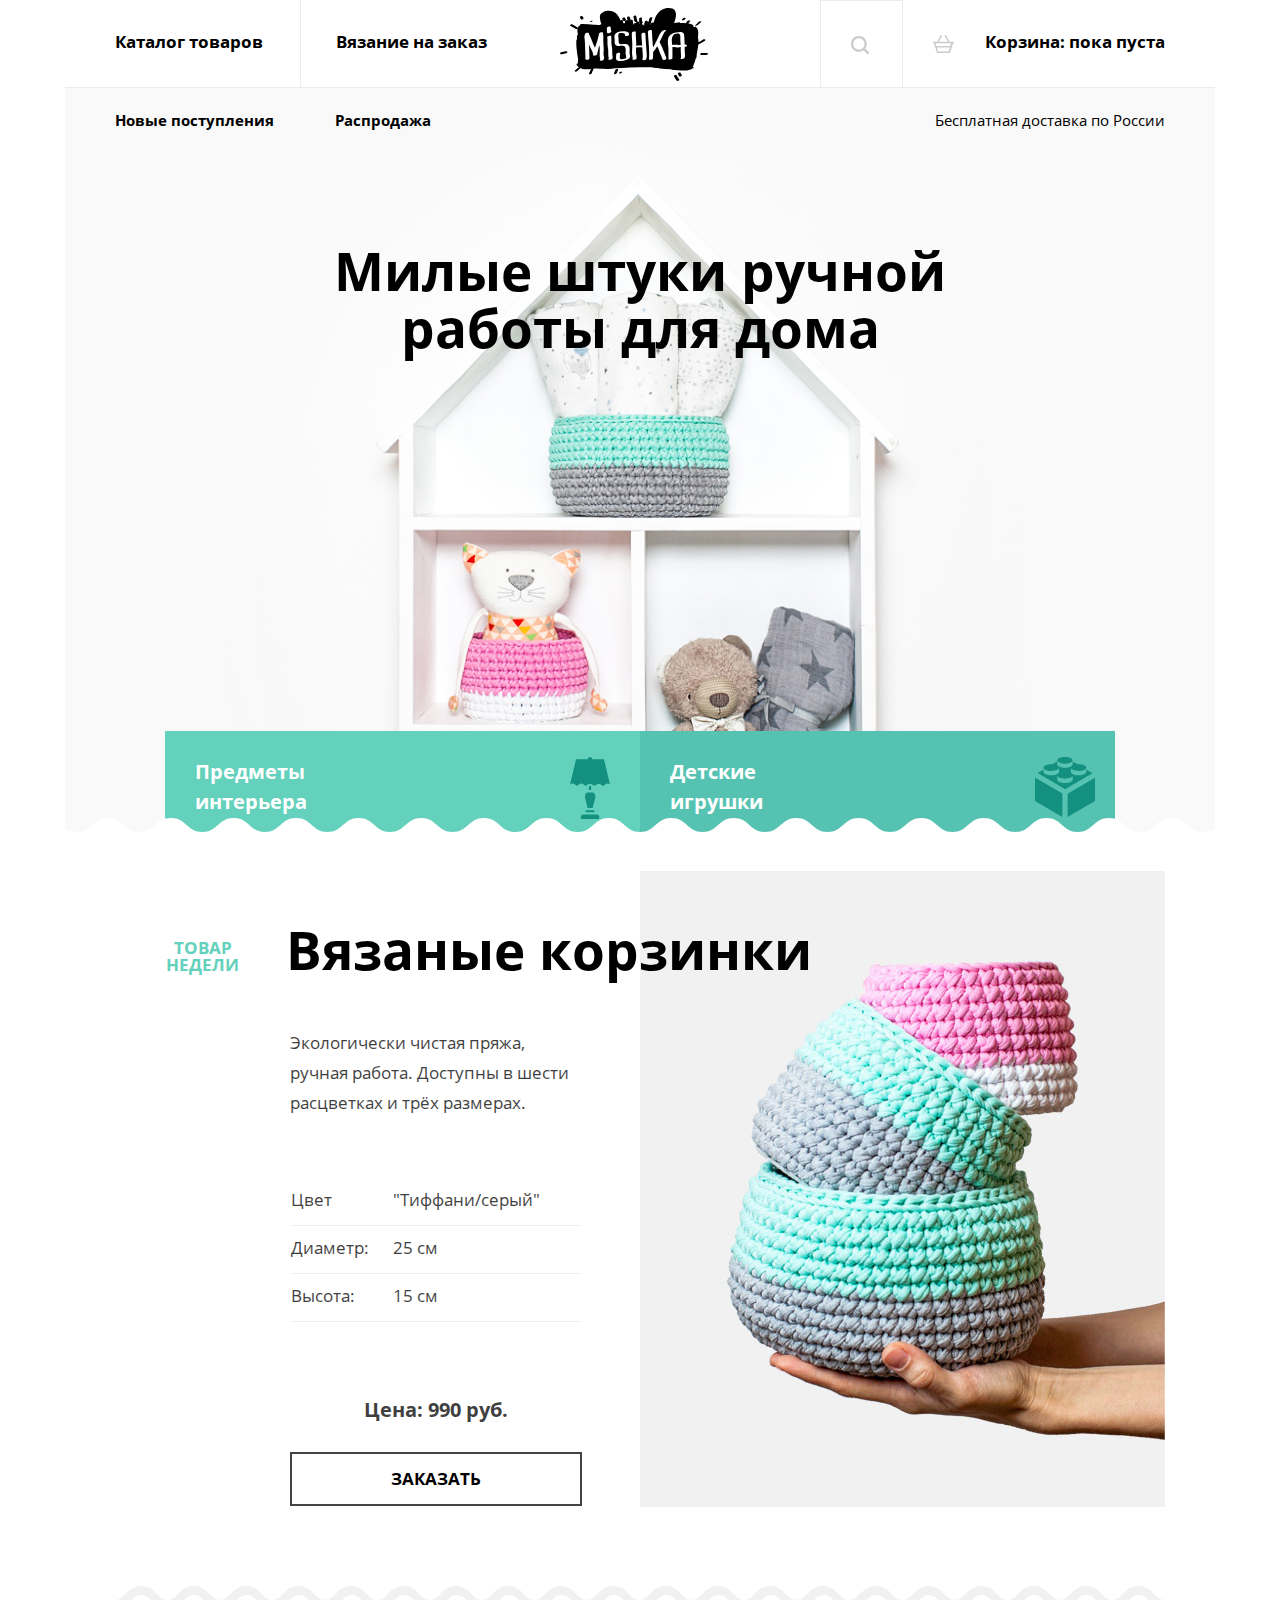
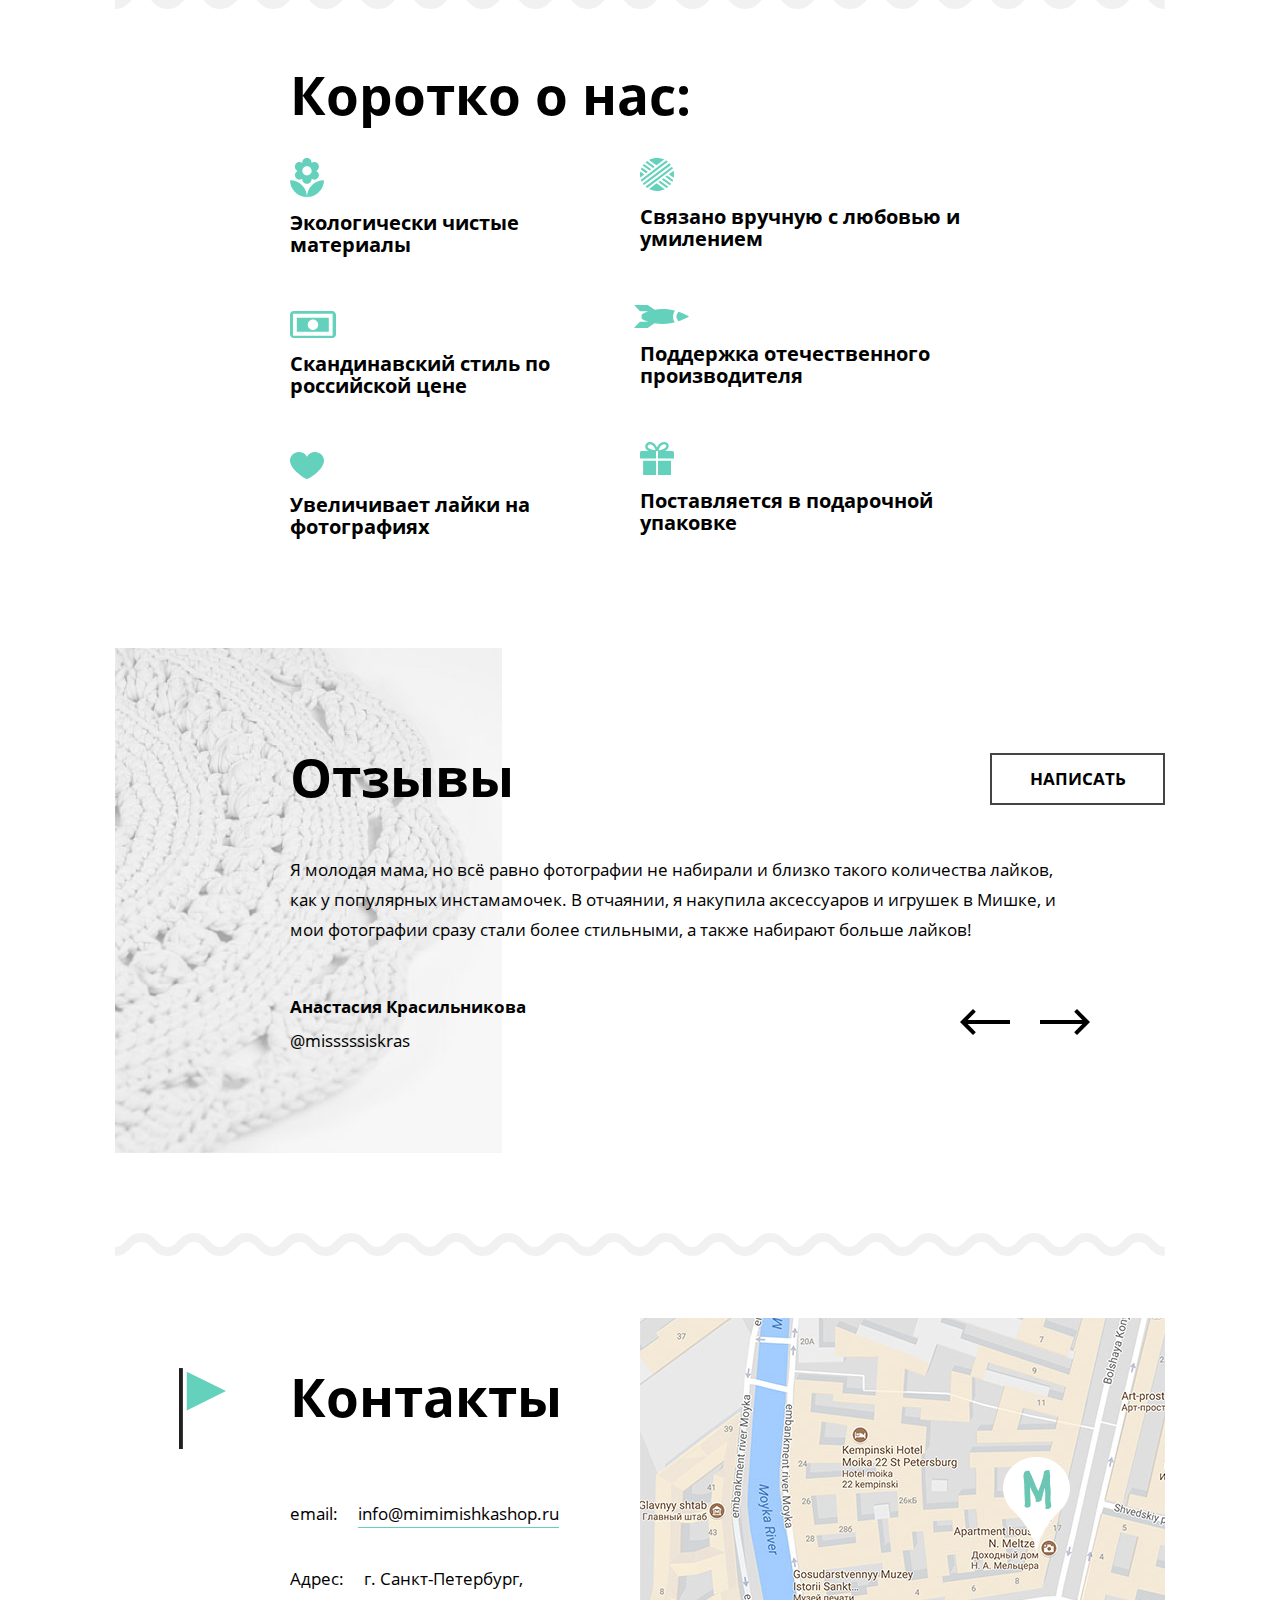
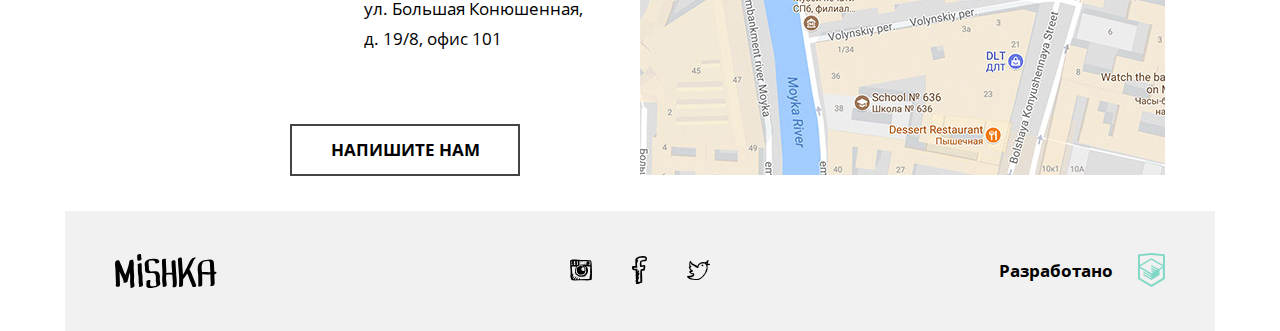
<file: index.html>
<!DOCTYPE html>
<html class="page">
    <head class="page__head">
        <meta charset="utf-8">
        <link rel="stylesheet" href="css/style.css">
        <title>Mishka</title>
    </head>
    <body class="page__body">
        <header class="header">
            <nav class="main-nav main-nav--close main-nav--nojs">
                <ul class="main-nav__list">                    
                    <li class="main-nav__item main-nav__item--catalog main-nav__item--hide">
                        <a class="main-nav__link" href="catalog.html">Каталог товаров</a>
                    </li>
                    <li class="main-nav__item main-nav__item--order main-nav__item--hide">
                        <a class="main-nav__link" href="form.html">Вязание на заказ</a>
                    </li>
                    <li class="main-nav__item main-nav__item--logo">
                        <a class="main-nav__link main-nav__link--logo" href="#">
                            <picture>
                                <source media="(min-width: 1200px)" srcset="img/logo-desktop.svg">
                                <source media="(min-width: 768px)" srcset="img/logo-tablet.svg">
                                <img src="img/logo-mobile.svg" alt="Mishka">
                            </picture>
                        </a>
                        <button class="main-nav__toggle button" type="button">
                            <span class="visually-hidden">Открыть меню</span>
                        </button>
                    </li>
                    <li class="main-nav__item main-nav__item--search main-nav__item--hide">
                        <a class="main-nav__link" href="#">
                            <svg class="main-nav__img" viewBox="0 0 18 18"  width="18" height="18">
                                <use xlink:href="sprite.svg#icon-search"></use>
                            </svg>
                            <span class="main-nav__span--search">
                                Поиск по сайту
                            </span>
                        </a>
                    </li>
                    <li class="main-nav__item main-nav__item--basket main-nav__item--hide">
                        <a class="main-nav__link" href="#">
                            <svg class="main-nav__img" width="21" height="18" viewBox="0 0 21 18">
                                <use xlink:href="sprite.svg#icon-basket"></use>
                            </svg>
                            Корзина: пока пуста
                        </a>
                    </li>
                    <li class="main-nav__item main-nav__item--new main-nav__item--mobile main-nav__item--table">
                        <a class="main-nav__link" href="#">Новые поступления</a>
                    </li>
                    <li class="main-nav__item main-nav__item--sale main-nav__item--mobile main-nav__item--table">
                        <a class="main-nav__link" href="#">Распродажа</a>
                    </li>
                    <li class="main-nav__item main-nav__item--delivery main-nav__item--mobile main-nav__item--fall-out-table">
                        <a class="main-nav__link" href="#">Бесплатная доставка по России</a>
                    </li>
                </ul>
            </nav>
        </header>

        <main class="page-main">
            <section class="head">                
                <h1 class="page-main__title head__title--index">Милые штуки ручной <br> работы для дома</h1>
                <nav class="head__thing">
                    <ul class="head__list">
                        <li class="head__item head__item--lamp">
                            <a class="head__link head__link--lamp" href="#">
                                Предметы<br> интерьера
                                <img class="head__img head__img--lamp" src="icons/interior.svg">
                            </a>
                        </li>
                        <li class="head__item head__item--toys">
                            <a class="head__link head__link--toys" href="#">
                                Детские<br> игрушки
                                <img class="head__img head__img--toys" src="icons/toy.svg">
                            </a>
                        </li>
                    </ul>
                </nav>
            </section>

            <section class="products-week">
                <div class="products-week__wrapper--flex">
                    <h2 class="products-week__title title-section">Вязаные корзинки</h2>
                    <span class="products-week__info">Товар недели</span>
                </div>
                <div class="products-week__wrapper--grid">
                    <p class="products-week__description">
                        Экологически чистая пряжа, 
                        ручная работа. Доступны в шести 
                        расцветках и трёх размерах.
                    </p>
                    <table class="products-week__table">
                        <tbody class="products-week__tbody">
                            <tr class="products-week__line">
                                <td class="products-week__section">Цвет</td>
                                <td class="products-week__section">"Тиффани/серый"</td>
                            </tr>
                            <tr class="products-week__line">
                                <td class="products-week__section">Диаметр:</td>
                                <td class="products-week__section">25 см</td>
                            </tr>
                            <tr class="products-week__line">
                                <td class="products-week__section">Высота:</td>
                                <td class="products-week__section">15 см</td>
                            </tr>
                        </tbody>
                    </table>
                    <picture class="products-week__img">
                        <source media="(min-width: 1200px)" srcset="img/knitted-baskets-desktop@2x.jpg" width="525px">
                        <source media="(min-width: 768px)" srcset="img/knitted-baskets-tablet@2x.jpg" width="334px">
                        <img src="img/knitted-baskets-mobile@2x.jpg" alt="Товар недели" width="260px">
                    </picture>
                    <span class="products-week__cost">Цена: 990 руб.</span>
                    <button class="products-week__button button">Заказать</button>
                </div>
            </section>

            <section class="about-us">
                <h2 class="about-us__title title-section">Коротко о нас:</h2>
                <ul class="about-us__list">
                    <div class="about-us__wrapper">
                        <li class="about-us__item">
                            <img class="about-us__img about-us__img--flower" src="icons/flower.svg" alt="Цветок">
                            <span class="about-us__span about-us__span--flower">Экологически чистые материалы</span>
                        </li>
                        <li class="about-us__item">
                            <img class="about-us__img about-us__img--money" src="icons/money.svg" alt="Деньги">
                            <span class="about-us__span about-us__span--money">Скандинавский стиль по российской цене</span>
                        </li>
                        <li class="about-us__item">
                            <img class="about-us__img about-us__img--heart" src="icons/heart.svg" alt="Сердце">
                            <span class="about-us__span about-us__span--heart">Увеличивает лайки на фотографиях</span>
                        </li>
                    </div>
                    <div class="about-us__wrapper">
                        <li class="about-us__item">
                            <img class="about-us__img about-us__img--clew" src="icons/clew.svg" alt="Клубок">
                            <span class="about-us__span about-us__span--clew">Связано вручную с любовью и умилением</span>
                        </li>
                        <li class="about-us__item">
                            <img class="about-us__img about-us__img--rocket" src="icons/rocket.svg" alt="Рокета">
                            <span class="about-us__span about-us__span--rocket">Поддержка отечественного производителя</span>
                        </li>
                        <li class="about-us__item">
                            <img class="about-us__img about-us__img--gift" src="icons/gift.svg" alt="Подарок">
                            <span class="about-us__span about-us__span--gift">Поставляется в подарочной упаковке</span>
                        </li>
                    </div>
                </ul>
            </section>
            <section class="reviews">                
                <h2 class="reviews__title title-section">Отзывы</h2>
                <a class="reviews__write-reviews button" href="#">Написать</a>
                <blockquote class="reviews__quote">
                    Я молодая мама, но всё равно фотографии не набирали и близко такого 
                    количества лайков, как у популярных инстамамочек. В отчаянии, 
                    я накупила аксессуаров и игрушек в Мишке, и мои фотографии сразу стали более 
                    стильными, а также набирают больше лайков!
                </blockquote>
                <div class="reviews__wrapper">
                    <div class="reviews__wrapper-name">
                        <cite class="reviews__name">Анастасия Красильникова</cite>
                        <a class="reviews__inst-name" href="#">@misssssiskras</a>
                    </div>
                    <div class="reviews__leaf-through">
                        <button class="reviews__button button" type="button">
                            <span class="visually-hidden">Предыдущий отзыв</span>
                            <img class="reviews__img" alt="Предыдущий отзыв" src="icons/arrow-left.svg">
                        </button>
                        <button class="reviews__button button" type="button">
                            <span class="visually-hidden">Следующий отзыв</span>
                            <img class="reviews__img reviews__img--right" alt="Следующий отзыв" src="icons/arrow-left.svg">
                        </button>
                    </div>
                </div>
            </section>

            <section class="contacts">
                <h2 class="contacts__title">Контакты</h2>
                <img class="contacts__img" alt="Флаг" src="icons/flag.svg">
                <dl class="contacts__list">
                    <div class="contacts__item">
                        <dt class="contacts__feature">email:</dt>
                        <dd class="contacts__personal-data">
                            <a class="contacts__email" href="mailto:info@mimimishkashop.ru">info@mimimishkashop.ru</a>
                        </dd>
                    </div>
                    <div class="contacts__item">
                        <dt class="contacts__feature">Адрес:</dt>
                        <dd class="contacts__personal-data">
                            г. Санкт-Петербург,<br>
                            ул. Большая Конюшенная, <br>
                            д. 19/8, офис 101<br>
                        </dd>
                    </div> 
                </dl>
                <div class="contacts__map">
                    <img class="contacts__img-map" src="img/map.jpg" alt="Карта">
                </div>
                <a class="contacts__write-us button" href="#">Напишите нам</a> 
            </section>
        </main>

        <footer class="footer">
            <nav class="footer__nav">
                <ul class="footer__list">
                    <li>
                        <a class="footer__logo footer__link" href="#">
                            <svg  class="footer__icons" width="101.615px" height="34.056px" viewBox="0 0 101.615 34.056">
                                <use xlink:href="sprite.svg#icon-footerLogo"></use>
                            </svg>
                        </a>
                    </li>
                </ul>
                <ul class="footer__list footer__list--social">
                    <li class="footer__item">
                        <a class="footer__link" href="#">
                            <svg class="footer__icons" alt="Instagram" width="22" height="22" viewBox="0 0 22 22">
                                <use xlink:href="sprite.svg#icon-footerInst"></use>
                            </svg>
                            <span class="visually-hidden">Instagram</span>
                        </a>
                    </li>
                    <li class="footer__item">
                        <a class="footer__link" href="#">
                            <svg class="footer__icons" alt="facebook"  width="15" height="28" viewBox="0 0 15 28">
                                <use xlink:href="sprite.svg#icon-footerFB"></use>
                            </svg>
                            <span class="visually-hidden">FaceBook</span>
                        </a>
                    </li>
                    <li class="footer__item">
                        <a class="footer__link" href="#">
                            <svg class="footer__icons" alt="twitter" width="23" height="20" viewBox="0 0 23 20">
                                <use xlink:href="sprite.svg#icon-footerTwitter"></use>
                            </svg>
                            <span class="visually-hidden">Twitter</span>
                        </a>
                    </li>
                </ul>
                <ul class="footer__list footer__list--academy">
                    <li class="footer__item--academy">
                        <a class="footer__link footer__link--academy" href="#">
                            Разработано
                            <svg class="footer__icons--academy" alt="HTML academy" width="27" height="35" viewBox="0 0 27 35">
                                <use xlink:href="sprite.svg#icon-footerHTML"></use>
                            </svg>
                        </a>
                    </li>
                </ul>
            </nav>
        </footer>
    </body>
    <script src="js/script.js"></script>
</html>
</file>
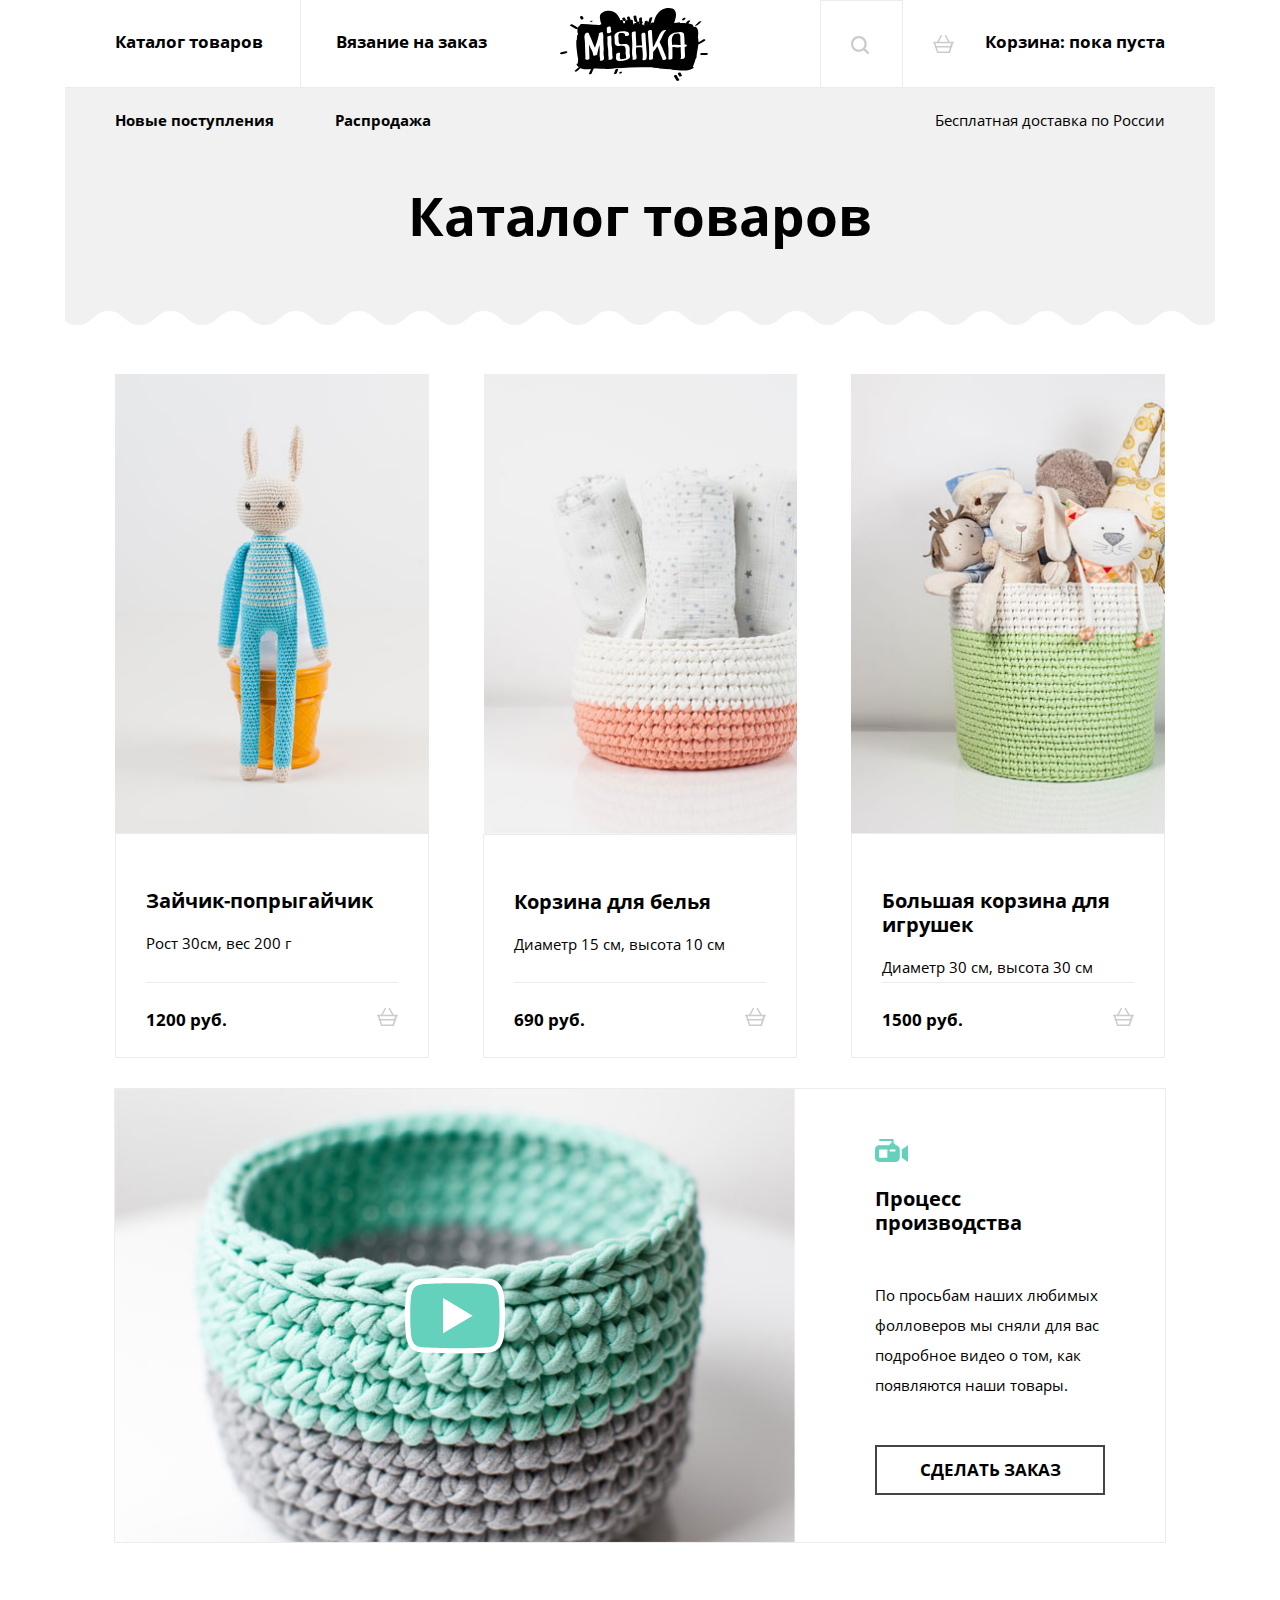
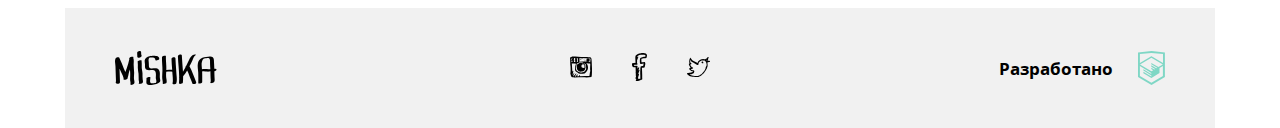
<file: catalog.html>
<!DOCTYPE html>
<html class="page">
    <head class="page__head">
        <meta charset="utf-8">
        <link rel="stylesheet" href="css/style.css">
        <title>Mishka</title>
    </head>
    <body class="page__body">
        <header class="header">
            <nav class="main-nav main-nav--close main-nav--nojs">
                <ul class="main-nav__list">                    
                    <li class="main-nav__item main-nav__item--catalog main-nav__item--hide">
                        <a class="main-nav__link" href="#">Каталог товаров</a>
                    </li>
                    <li class="main-nav__item main-nav__item--order main-nav__item--hide">
                        <a class="main-nav__link" href="form.html">Вязание на заказ</a>
                    </li>
                    <li class="main-nav__item main-nav__item--logo">
                        <a class="main-nav__link main-nav__link--logo" href="index.html">
                            <picture>
                                <source media="(min-width: 1200px)" srcset="img/logo-desktop.svg">
                                <source media="(min-width: 768px)" srcset="img/logo-tablet.svg">
                                <img src="img/logo-mobile.svg" alt="Mishka">
                            </picture>
                        </a>
                        <button class="main-nav__toggle button" type="button">
                            <span class="visually-hidden">Открыть меню</span>
                        </button>
                    </li>
                    <li class="main-nav__item main-nav__item--search main-nav__item--hide">
                        <a class="main-nav__link" href="#">
                            <svg class="main-nav__img" viewBox="0 0 18 18"  width="18" height="18">
                                <use xlink:href="sprite.svg#icon-search"></use>
                            </svg>
                            <span class="main-nav__span--search">
                                Поиск по сайту
                            </span>
                        </a>
                    </li>
                    <li class="main-nav__item main-nav__item--basket main-nav__item--hide">
                        <a class="main-nav__link" href="#">
                            <svg class="main-nav__img" width="21" height="18" viewBox="0 0 21 18">
                                <use xlink:href="sprite.svg#icon-basket"></use>
                            </svg>
                            Корзина: пока пуста
                        </a>
                    </li>
                    <li class="main-nav__item main-nav__item--new main-nav__item--mobile main-nav__item--table">
                        <a class="main-nav__link" href="#">Новые поступления</a>
                    </li>
                    <li class="main-nav__item main-nav__item--sale main-nav__item--mobile main-nav__item--table">
                        <a class="main-nav__link" href="#">Распродажа</a>
                    </li>
                    <li class="main-nav__item main-nav__item--delivery main-nav__item--mobile main-nav__item--fall-out-table">
                        <a class="main-nav__link" href="#">Бесплатная доставка по России</a>
                    </li>
                </ul>
            </nav>
        </header>

        <main class="page-main">
            <section class="head">
                <h1 class="page-main__title  head__title">Каталог товаров</h1>
            </section>

            <section class="catalog">
                <dl class="catalog__list">
                    <div class="catalog__product">
                        <picture class="catalog__picture">
                            <source media="(min-width: 1050px)" srcset="img/catalog/desktop/bunny-desktop@2x.jpg">
                            <source media="(min-width: 768px)" srcset="img/catalog/tablet/bunny-tablet@2x.jpg">
                            <img class="catalog__img" alt="Зайчик" src="img/catalog/mobile/bunny-mobile@2x.jpg">
                        </picture>
                        <div class="catalog__wrapper--specifications" tabindex="0">
                            <dt class="catalog__description" tabindex="0">Зайчик-попрыгайчик</dt>
                            <dd class="catalog__specifications">Рост 30см, вес 200 г</dd>
                            <a class="catalog__by-button" href="#">
                                <span class="catalog__span">1200 руб.</span>
                                <svg class="catalog__img-basket" alt="Корзина" width="21" height="18" viewBox="0 0 21 18" xmlns="http://www.w3.org/2000/svg">
                                    <path d="M20.1884 6.85716H16.6377L13.1884 0.380944C12.9855 -8.61287e-06 12.5797 -0.0952351 12.1739 0.0952412C11.7681 0.285717 11.6667 0.66667 11.8696 1.04762L15.0145 6.85716H5.7826L8.92753 1.04762C9.13043 0.66667 8.92754 0.285717 8.6232 0.0952412C8.2174 -0.0952351 7.8116 0.0952295 7.6087 0.380944L4.1594 6.85716H0.811583C0.405785 6.85716 0 7.14286 0 7.61905C0 8 0.304336 8.38094 0.811583 8.38094H1.01449L1.92753 11.2381C1.72463 11.3333 1.62317 11.5238 1.62317 11.8095C1.62317 12.1905 1.92753 12.4762 2.33332 12.4762L4.05797 18H16.942L18.6667 12.4762C19.0725 12.4762 19.3768 12.1905 19.3768 11.8095C19.3768 11.619 19.2754 11.3333 19.0725 11.2381L19.9855 8.38094H20.1884C20.5942 8.38094 21 8.09524 21 7.61905C21 7.14286 20.5942 6.85716 20.1884 6.85716ZM15.6232 16.4762H5.07247L3.85506 12.381H16.942L15.6232 16.4762ZM17.2464 10.9524H3.34782L2.53623 8.28573H18.058L17.2464 10.9524Z"/>
                                </svg>
                            </a>
                        </div>
                    </div>
                    <div class="catalog__product">
                        <picture class="catalog__picture">
                            <source media="(min-width: 1200px)" srcset="img/catalog/desktop/laundry-basket-desktop@2x.jpg">
                            <source media="(min-width: 768px)" srcset="img/catalog/tablet/laundry-basket-tablet@2x.jpg">
                            <img class="catalog__img" alt="Корзина" src="img/catalog/mobile/laundry-basket-mobile@2x.jpg">
                        </picture>
                        <div class="catalog__wrapper--specifications" tabindex="0">
                            <dt class="catalog__description" tabindex="0">Корзина для белья</dt>
                            <dd class="catalog__specifications">Диаметр 15 см, высота 10 см</dd>
                            <a class="catalog__by-button" href="#">                            
                                <span class="catalog__span">690 руб.</span>
                                <svg class="catalog__img-basket" alt="Корзина" width="21" height="18" viewBox="0 0 21 18" xmlns="http://www.w3.org/2000/svg">
                                    <path d="M20.1884 6.85716H16.6377L13.1884 0.380944C12.9855 -8.61287e-06 12.5797 -0.0952351 12.1739 0.0952412C11.7681 0.285717 11.6667 0.66667 11.8696 1.04762L15.0145 6.85716H5.7826L8.92753 1.04762C9.13043 0.66667 8.92754 0.285717 8.6232 0.0952412C8.2174 -0.0952351 7.8116 0.0952295 7.6087 0.380944L4.1594 6.85716H0.811583C0.405785 6.85716 0 7.14286 0 7.61905C0 8 0.304336 8.38094 0.811583 8.38094H1.01449L1.92753 11.2381C1.72463 11.3333 1.62317 11.5238 1.62317 11.8095C1.62317 12.1905 1.92753 12.4762 2.33332 12.4762L4.05797 18H16.942L18.6667 12.4762C19.0725 12.4762 19.3768 12.1905 19.3768 11.8095C19.3768 11.619 19.2754 11.3333 19.0725 11.2381L19.9855 8.38094H20.1884C20.5942 8.38094 21 8.09524 21 7.61905C21 7.14286 20.5942 6.85716 20.1884 6.85716ZM15.6232 16.4762H5.07247L3.85506 12.381H16.942L15.6232 16.4762ZM17.2464 10.9524H3.34782L2.53623 8.28573H18.058L17.2464 10.9524Z"/>
                                </svg>
                            </a>
                        </div>
                    </div>
                    <div class="catalog__product">
                        <picture class="catalog__picture">
                            <source media="(min-width: 1200px)" srcset="img/catalog/desktop/basket-for-toys-desktop@2x.jpg">
                            <source media="(min-width: 768px)" srcset="img/catalog/tablet/basket-for-toys-tablet@2x.jpg">
                            <img class="catalog__img" alt="Большая корзина" src="img/catalog/mobile/basket-for-toys-mobile@2x.jpg">
                        </picture>
                        <div class="catalog__wrapper--specifications" tabindex="0">
                            <dt class="catalog__description" tabindex="0">Большая корзина для игрушек</dt>
                            <dd class="catalog__specifications">Диаметр 30 см, высота 30 см</dd>
                            <a class="catalog__by-button button" href="#">
                                <span class="catalog__span">1500 руб.</span>
                                <svg class="catalog__img-basket" alt="Корзина" width="21" height="18" viewBox="0 0 21 18" xmlns="http://www.w3.org/2000/svg">
                                    <path d="M20.1884 6.85716H16.6377L13.1884 0.380944C12.9855 -8.61287e-06 12.5797 -0.0952351 12.1739 0.0952412C11.7681 0.285717 11.6667 0.66667 11.8696 1.04762L15.0145 6.85716H5.7826L8.92753 1.04762C9.13043 0.66667 8.92754 0.285717 8.6232 0.0952412C8.2174 -0.0952351 7.8116 0.0952295 7.6087 0.380944L4.1594 6.85716H0.811583C0.405785 6.85716 0 7.14286 0 7.61905C0 8 0.304336 8.38094 0.811583 8.38094H1.01449L1.92753 11.2381C1.72463 11.3333 1.62317 11.5238 1.62317 11.8095C1.62317 12.1905 1.92753 12.4762 2.33332 12.4762L4.05797 18H16.942L18.6667 12.4762C19.0725 12.4762 19.3768 12.1905 19.3768 11.8095C19.3768 11.619 19.2754 11.3333 19.0725 11.2381L19.9855 8.38094H20.1884C20.5942 8.38094 21 8.09524 21 7.61905C21 7.14286 20.5942 6.85716 20.1884 6.85716ZM15.6232 16.4762H5.07247L3.85506 12.381H16.942L15.6232 16.4762ZM17.2464 10.9524H3.34782L2.53623 8.28573H18.058L17.2464 10.9524Z"/>
                                </svg>
                            </a>
                        </div>
                    </div>
                </dl>                
            </section>
            <section class="manual" tabindex="0">
                <div class="manual__wrapper--video">
                    <picture class="manual__picture">                        
                        <source media="(min-width: 1050px)" srcset="img/catalog/desktop/video-desktop@2x.jpg">
                        <source media="(min-width: 668px)" srcset="img/catalog/tablet/video-tablet@2x.jpg">
                        <img class="manual__video" src="img/catalog/mobile/video-mobile@2x.jpg">
                    </picture>
                    <img class="manual__button-play" src="icons/play-video.svg" tabindex="0">
                </div>
                <div class="manual__wrapper--description">
                    <div class="manual__wrapper--title">
                        <img class="manual__img-video" src="icons/video.svg"  width="33px">
                        <h2 class="manual__title">Процесс производства</h2>
                    </div>
                    <p class="manual__text">
                        По просьбам наших любимых
                        фолловеров мы сняли для вас
                        подробное видео о том, как
                        появляются наши товары.
                    </p>
                    <button class="manual__button button">Сделать заказ</button>
                </div>
            </section>
        </main>

        <footer class="footer">
            <nav class="footer__nav">
                <ul class="footer__list">
                    <li>
                        <a class="footer__logo footer__link" href="index.html">
                            <svg  class="footer__icons" width="101.615px" height="34.056px" viewBox="0 0 101.615 34.056">
                                <use xlink:href="sprite.svg#icon-footerLogo"></use>
                            </svg>
                        </a>
                    </li>
                </ul>
                <ul class="footer__list footer__list--social">
                    <li class="footer__item">
                        <a class="footer__link" href="#">
                            <svg class="footer__icons" alt="Instagram" width="22" height="22" viewBox="0 0 22 22">
                                <use xlink:href="sprite.svg#icon-footerInst"></use>
                            </svg>
                            <span class="visually-hidden">Instagram</span>
                        </a>
                    </li>
                    <li class="footer__item">
                        <a class="footer__link" href="#">
                            <svg class="footer__icons" alt="facebook"  width="15" height="28" viewBox="0 0 15 28">
                                <use xlink:href="sprite.svg#icon-footerFB"></use>
                            </svg>
                            <span class="visually-hidden">FaceBook</span>
                        </a>
                    </li>
                    <li class="footer__item">
                        <a class="footer__link" href="#">
                            <svg class="footer__icons" alt="twitter" width="23" height="20" viewBox="0 0 23 20">
                                <use xlink:href="sprite.svg#icon-footerTwitter"></use>
                            </svg>
                            <span class="visually-hidden">Twitter</span>
                        </a>
                    </li>
                </ul>
                <ul class="footer__list footer__list--academy">
                    <li class="footer__item--academy">
                        <a class="footer__link footer__link--academy" href="#">
                            Разработано
                            <svg class="footer__icons--academy" alt="HTML academy" width="27" height="35" viewBox="0 0 27 35">
                                <use xlink:href="sprite.svg#icon-footerHTML"></use>
                            </svg>
                        </a>
                    </li>
                </ul>
            </nav>
        </footer>
    </body>
    <script src="js/script.js"></script>
</html>
</file>
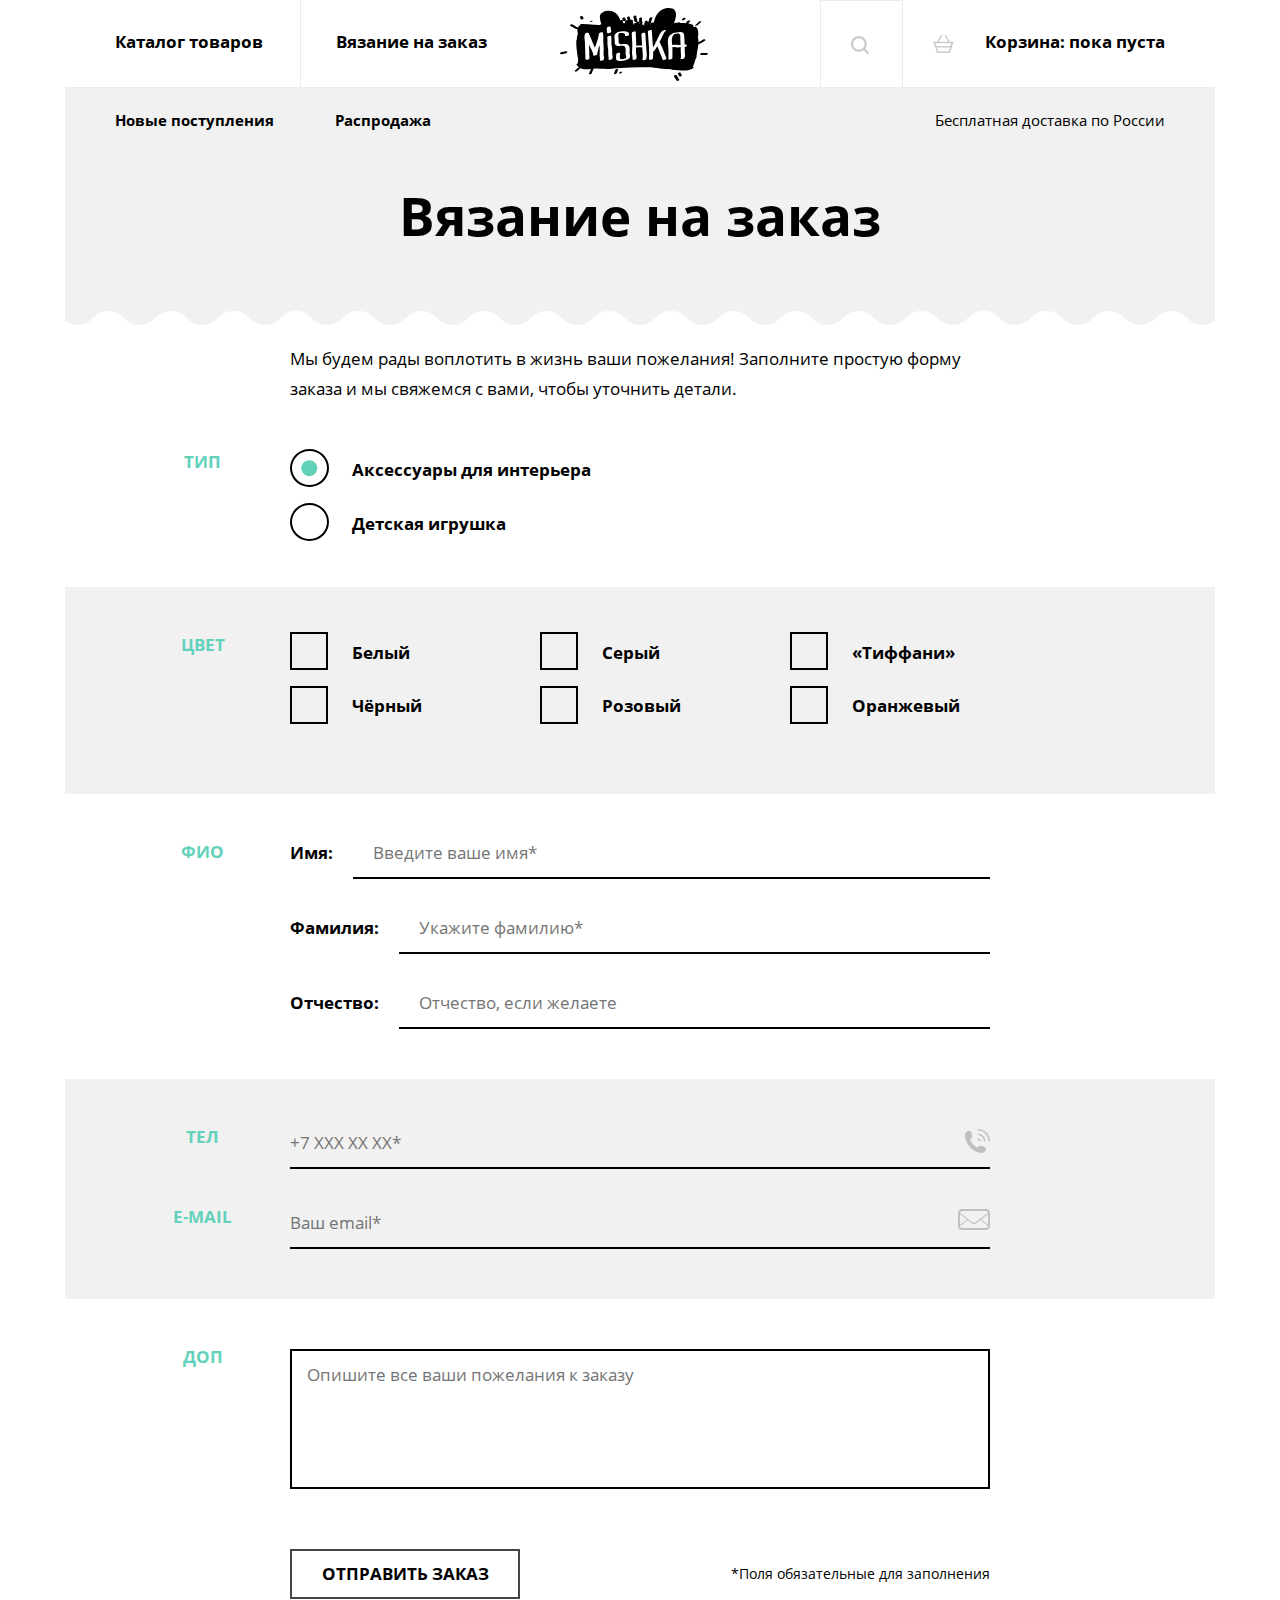
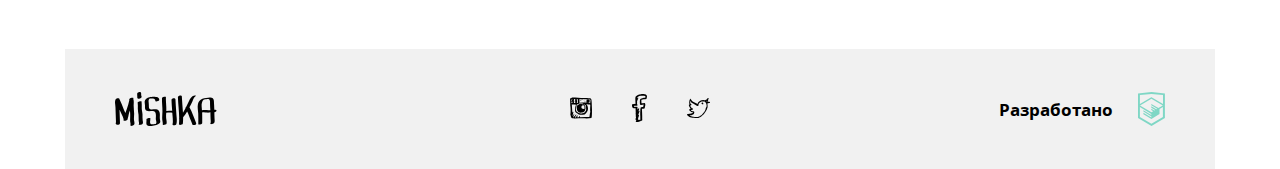
<file: form.html>
<!DOCTYPE html>
<html class="page">
    <head class="page__head">
        <meta charset="utf-8">
        <link rel="stylesheet" href="css/style.css">
        <title>Mishka</title>
    </head>
    <body class="page__body">
        <header class="header">
            <nav class="main-nav main-nav--close main-nav--nojs">
                <ul class="main-nav__list">                    
                    <li class="main-nav__item main-nav__item--catalog main-nav__item--hide">
                        <a class="main-nav__link" href="catalog.html">Каталог товаров</a>
                    </li>
                    <li class="main-nav__item main-nav__item--order main-nav__item--hide">
                        <a class="main-nav__link" href="#">Вязание на заказ</a>
                    </li>
                    <li class="main-nav__item main-nav__item--logo">
                        <a class="main-nav__link main-nav__link--logo" href="index.html">
                            <picture>
                                <source media="(min-width: 1200px)" srcset="img/logo-desktop.svg">
                                <source media="(min-width: 768px)" srcset="img/logo-tablet.svg">
                                <img src="img/logo-mobile.svg" alt="Mishka">
                            </picture>
                        </a>
                        <button class="main-nav__toggle button" type="button">
                            <span class="visually-hidden">Открыть меню</span>
                        </button>
                    </li>
                    <li class="main-nav__item main-nav__item--search main-nav__item--hide">
                        <a class="main-nav__link" href="#">
                            <svg class="main-nav__img" viewBox="0 0 18 18"  width="18" height="18">
                                <use xlink:href="sprite.svg#icon-search"></use>
                            </svg>
                            <span class="main-nav__span--search">
                                Поиск по сайту
                            </span>
                        </a>
                    </li>
                    <li class="main-nav__item main-nav__item--basket main-nav__item--hide">
                        <a class="main-nav__link" href="#">
                            <svg class="main-nav__img" width="21" height="18" viewBox="0 0 21 18">
                                <use xlink:href="sprite.svg#icon-basket"></use>
                            </svg>
                            Корзина: пока пуста
                        </a>
                    </li>
                    <li class="main-nav__item main-nav__item--new main-nav__item--mobile main-nav__item--table">
                        <a class="main-nav__link" href="#">Новые поступления</a>
                    </li>
                    <li class="main-nav__item main-nav__item--sale main-nav__item--mobile main-nav__item--table">
                        <a class="main-nav__link" href="#">Распродажа</a>
                    </li>
                    <li class="main-nav__item main-nav__item--delivery main-nav__item--mobile main-nav__item--fall-out-table">
                        <a class="main-nav__link" href="#">Бесплатная доставка по России</a>
                    </li>
                </ul>
            </nav>
        </header>

        <main class="page-main">
            <section class="head">
                <h1 class="page-main__title head__title">Вязание на заказ</h1>
            </section>
            <form class="form">
                <p class="form__paragraph">
                    Мы будем рады воплотить в жизнь ваши пожелания! 
                    Заполните простую форму заказа и мы свяжемся с вами, 
                    чтобы уточнить детали.
                </p>
                <fieldset class="form__group">
                    <div class="form__wrapper--legend">
                        <legend class="form__hidden">Тип</legend>
                    </div>
                    <ul class="form__list">
                        <li class="form__item form__item--radio">
                            <input class="visually-hidden form__radio" type="radio" name="radio" id="form__radio-1" checked>
                            <label class="form__label form__label--radio" for="form__radio-1" tabindex="0">
                                Аксессуары для интерьера
                            </label>
                        </li>
                        <li class="form__item form__item--radio">
                            <input class="visually-hidden form__radio" type="radio" name="radio" id="form__radio-2">
                            <label class="form__label form__label--radio" for="form__radio-2" tabindex="0">
                                Детская игрушка
                            </label>
                        </li>
                    </ul>
                </fieldset>
                <fieldset class="form__group form__group--color form__group--backround">
                    <div class="form__wrapper--legend">
                        <legend class="form__hidden">Цвет</legend>
                    </div>
                    <ul class="form__list form__list--color">
                        <li class="form__item form__item--checkbox">
                            <input class="visually-hidden form__checkbox" type="checkbox" name="white" id="form__white">
                            <label class="form__label form__label--checkbox" for="form__white" tabindex="0">Белый</label>
                        </li>
                        <li class="form__item form__item--checkbox">
                            <input class="visually-hidden form__checkbox" type="checkbox" name="gray" id="form__gray">
                            <label class="form__label form__label--checkbox" for="form__gray" tabindex="0">Серый</label>
                        </li>
                        <li class="form__item form__item--checkbox">
                            <input class="visually-hidden form__checkbox" type="checkbox" name="tiffany" id="form__tiffany">
                            <label class="form__label form__label--checkbox" for="form__tiffany" tabindex="0">«Тиффани»</label>
                        </li>
                        <li class="form__item form__item--checkbox">
                            <input class="visually-hidden form__checkbox" type="checkbox" name="black" id="form__black">
                            <label class="form__label form__label--checkbox" for="form__black" tabindex="0">Чёрный</label>
                        </li>
                        <li class="form__item form__item--checkbox">
                            <input class="visually-hidden form__checkbox" type="checkbox" name="pink" id="form__pink">
                            <label class="form__label form__label--checkbox" for="form__pink" tabindex="0">Розовый</label>
                        </li>
                        <li class="form__item form__item--checkbox">
                            <input class="visually-hidden form__checkbox" type="checkbox" name="orange" id="form__orange">
                            <label class="form__label form__label--checkbox" for="form__orange" tabindex="0">Оранжевый</label>
                        </li>
                    </ul>
                    
                    
                </fieldset>
                <fieldset class="form__group">
                    <div class="form__wrapper--legend">
                        <legend class="form__hidden">ФИО</legend>
                    </div>
                    <ul class="form__list">
                        <li class="form__item form__item--user">                            
                            <label class="form__label form__label--user" for="form__user-name">Имя:</label>
                            <input class="form__text form__text--user" id="form__user-name" type="text" name="form__user-name" placeholder="Введите ваше имя*">
                        </li>
                        <li class="form__item form__item--user">
                            <label class="form__label form__label--user" for="form__user-surname">Фамилия:</label>
                            <input class="form__text form__text--user" id="form__user-surname" type="text" name="form__user-surname" placeholder="Укажите фамилию*">
                        </li>
                        <li class="form__item form__item--user">
                            <label class="form__label form__label--user" for="form__user-patronymic">Отчество:</label>
                            <input class="form__text form__text--user" id="form__user-patronymic" type="text" name="form__user-patronymic" placeholder="Отчество, если желаете">
                        </li>
                    </ul>
                </fieldset>
                <fieldset class="form__group form__group--backround">
                    <div class="form__wrapper--legend">
                        <legend class="form__hidden">Тел</legend>
                    </div>                 
                    <ul class="form__list form__list--contacts">
                        <li class="form__item form__item--contacts">
                            <input class="form__text" type="tel" name="form__tel" placeholder="+7 XXX XX XX*">
                            <svg class="form__svg" width="25" height="24" viewBox="0 0 25 24" xmlns="http://www.w3.org/2000/svg">
                                <g>
                                <path d="M17.4395 24C17.0363 24 16.7339 24 16.3306 24C11.3911 23.4074 7.7621 21.1358 5.14113 18.2717C2.52016 15.4075 0.403226 11.7532 0 6.7162C0 6.22237 0 5.82731 0 5.33349C0.100806 4.44461 0.504032 3.85202 1.10887 3.25943C1.71371 2.56808 2.72177 1.77796 3.62903 1.6792C4.33468 1.6792 5.44355 2.17302 5.84677 2.76561C6.25 3.25943 6.45161 4.34584 6.65323 5.13596C6.85484 6.02484 7.25806 7.11125 7.15726 7.90137C6.95565 9.08655 5.34274 9.58037 4.93952 10.4693C6.55242 14.1235 9.07258 16.889 12.5 18.6667C13.3065 18.1729 14.1129 16.7902 15.3226 16.7902C15.7258 16.7902 16.3306 16.9877 16.7339 17.0865C17.2379 17.1852 17.6411 17.3828 18.0444 17.5803C18.75 17.8766 20.0605 18.1729 20.4637 18.7655C20.8669 19.3581 21.1694 20.3457 21.0685 20.9383C20.7661 22.2222 18.6492 23.6049 17.4395 24Z"/>
                                <path d="M12.6008 1.48147C18.5484 1.48147 23.4879 6.22217 23.4879 12.1481H25C25 5.43205 19.4557 0 12.6008 0V1.48147Z"/>
                                <path d="M12.6008 9.18506V10.7653C13.4073 10.7653 14.0121 11.3579 14.0121 12.148H15.625C15.625 10.5678 14.3145 9.18506 12.6008 9.18506Z"/>
                                <path d="M12.6008 6.12356C15.9274 6.12356 18.75 8.79021 18.75 12.1482H20.3629C20.3629 8.00009 16.9355 4.64209 12.7016 4.64209V6.12356H12.6008Z"/>
                                </g>
                            </svg>                                
                        </li>
                    </ul>
                    <div class="form__wrapper--legend">
                        <legend class="form__hidden">e-mail</legend>
                    </div>
                    <ul class="form__list">
                        <li class="form__item form__item--contacts">
                            <input class="form__text" type="email" name="form__email" placeholder="Ваш email*">
                            <svg class="form__svg" width="32" height="21" viewBox="0 0 32 21" xmlns="http://www.w3.org/2000/svg">
                                <path d="M28 0H4C1.8 0 0 1.8 0 4V17C0 19.2 1.8 21 4 21H28C30.2 21 32 19.2 32 17V4C32 1.8 30.2 0 28 0ZM2 5.3L9 10.6L2 15.9V5.3ZM30 17C30 18.1 29.1 19 28 19H4C2.9 19 2 18.1 2 17L9.8 11.1L14.2 14.4C14.7 14.8 15.4 15 16 15C16.6 15 17.3 14.8 17.8 14.4L22.2 11.1L30 17ZM30 15.8L23 10.5L30 5.2V15.8ZM17.2 13.6C16.8 13.9 16.4 14 16 14C15.6 14 15.1 13.9 14.8 13.6L10.7 10.5L9.9 9.9L2 4C2 2.9 2.9 2 4 2H28C29.1 2 30 2.9 30 4L17.2 13.6Z"/>
                            </svg>
                                
                        </li>
                    </ul>
                </fieldset>
                <fieldset class="form__group form__group--textarea">
                    <div class="form__wrapper--legend">
                        <legend class="form__hidden">Доп</legend>
                    </div>
                    <ul class="form__list">
                        <li class="form__item">
                            <textarea class="form__textarea" name="form__textarea" cols="30" rows="10" placeholder="Опишите все ваши пожелания к заказу"></textarea>
                        </li>
                    </ul>
                </fieldset>
                <div class="form__wrapper--button">
                    <button class="button form-button" type="submit">Отправить заказ</button>
                    <span class="form__span">*Поля обязательные для заполнения</span>
                </div>
            </form>
        </main>

        <footer class="footer">
            <nav class="footer__nav">
                <ul class="footer__list">
                    <li>
                        <a class="footer__logo footer__link" href="index.html">
                            <svg  class="footer__icons" width="101.615px" height="34.056px" viewBox="0 0 101.615 34.056">
                                <use xlink:href="sprite.svg#icon-footerLogo"></use>
                            </svg>
                        </a>
                    </li>
                </ul>
                <ul class="footer__list footer__list--social">
                    <li class="footer__item">
                        <a class="footer__link" href="#">
                            <svg class="footer__icons" alt="Instagram" width="22" height="22" viewBox="0 0 22 22">
                                <use xlink:href="sprite.svg#icon-footerInst"></use>
                            </svg>
                            <span class="visually-hidden">Instagram</span>
                        </a>
                    </li>
                    <li class="footer__item">
                        <a class="footer__link" href="#">
                            <svg class="footer__icons" alt="facebook"  width="15" height="28" viewBox="0 0 15 28">
                                <use xlink:href="sprite.svg#icon-footerFB"></use>
                            </svg>
                            <span class="visually-hidden">FaceBook</span>
                        </a>
                    </li>
                    <li class="footer__item">
                        <a class="footer__link" href="#">
                            <svg class="footer__icons" alt="twitter" width="23" height="20" viewBox="0 0 23 20">
                                <use xlink:href="sprite.svg#icon-footerTwitter"></use>
                            </svg>
                            <span class="visually-hidden">Twitter</span>
                        </a>
                    </li>
                </ul>
                <ul class="footer__list footer__list--academy">
                    <li class="footer__item--academy">
                        <a class="footer__link footer__link--academy" href="#">
                            Разработано
                            <svg class="footer__icons--academy" alt="HTML academy" width="27" height="35" viewBox="0 0 27 35">
                                <use xlink:href="sprite.svg#icon-footerHTML"></use>
                            </svg>
                        </a>
                    </li>
                </ul>
            </nav>
        </footer>
    </body>
    <script src="js/script.js"></script>
</html>
</file>
<file: css/style.css>
@font-face {
  font-family: "OpenSans";
  font-style: normal;
  font-display: swap;
  font-weight: normal;
  src: url("../fonts/opensans.woff2") format("woff2"), url("../fonts/opensans.woff") format("woff");
}
@font-face {
  font-family: "OpenSansBold";
  font-style: normal;
  font-display: swap;
  font-weight: normal;
  src: url("../fonts/opensansbold.woff2") format("woff2"), url("../fonts/opensansbold.woff") format("woff");
}
.visually-hidden {
  position: absolute;
  width: 1px;
  height: 1px;
  margin: -1px;
  padding: 0;
  overflow: hidden;
  border: 0;
  clip: rect(0 0 0 0);
}

.page {
  font-family: "OpenSansBold", Arial, sans-serif;
  height: 100%;
  font-size: 17px;
  line-height: 27px;
}

.page__body {
  min-height: 100%;
  margin: 0 auto;
}

.page-main__title {
  margin: 0;
  padding: 0;
  font-size: 27px;
  line-height: 30px;
}
@media (min-width: 768px) {
  .page-main__title {
    font-size: 43px;
    line-height: 50px;
    margin-top: -40px;
  }
}
@media (min-width: 1200px) {
  .page-main__title {
    font-size: 53px;
    line-height: 57px;
    margin-top: -45px;
  }
}

.button {
  font: inherit;
  font-size: 18px;
  line-height: 24px;
  text-align: center;
  color: #000000;
  vertical-align: middle;
  border: none;
  background-color: white;
}

.about-us {
  margin: 0 auto 55px;
  padding: 0;
  width: 320px;
}
@media (min-width: 768px) {
  .about-us {
    width: 768px;
  }
}
@media (min-width: 1200px) {
  .about-us {
    width: 1250px;
  }
}

.about-us__title {
  margin: 0 30px 20px;
  padding: 0;
}
@media (min-width: 768px) {
  .about-us__title {
    margin: 0 50px 35px;
  }
}
@media (min-width: 1200px) {
  .about-us__title {
    margin: 0 275px 35px;
  }
}

.about-us__list {
  list-style: none;
  margin: 0 30px;
  padding: 0;
}
@media (min-width: 768px) {
  .about-us__list {
    margin: 0 50px;
    display: -webkit-box;
    display: -ms-flexbox;
    display: flex;
    -ms-flex-wrap: wrap;
        flex-wrap: wrap;
  }
}
@media (min-width: 1200px) {
  .about-us__list {
    margin: 0 275px;
  }
}

.about-us__item {
  display: -webkit-box;
  display: -ms-flexbox;
  display: flex;
  -webkit-box-orient: vertical;
  -webkit-box-direction: normal;
      -ms-flex-direction: column;
          flex-direction: column;
  margin: 0 0 25px;
}
@media (min-width: 768px) {
  .about-us__item {
    max-width: 334px;
    margin: 0 0 55px;
  }
}
@media (min-width: 1200px) {
  .about-us__item {
    max-width: 350px;
  }
}

.about-us__img {
  width: 34px;
  margin: 0 0 10px;
}
@media (min-width: 768px) {
  .about-us__img {
    margin: 0 0 15px;
  }
}

.about-us__img--money {
  width: 46px;
}

.about-us__img--rocket {
  width: 55px;
  position: relative;
  left: -6px;
}

.about-us__span {
  font-size: 17px;
  line-height: 20px;
}
@media (min-width: 768px) {
  .about-us__span {
    font-size: 20px;
    line-height: 22px;
  }
}

.catalog {
  width: 320px;
  margin: 30px auto 0;
  padding: 0;
}
@media (min-width: 768px) {
  .catalog {
    width: 768px;
  }
}
@media (min-width: 1200px) {
  .catalog {
    width: 1050px;
  }
}

.catalog__list {
  margin: 0 30px;
}
@media (min-width: 768px) {
  .catalog__list {
    margin: 0 50px;
  }
}
@media (min-width: 1200px) {
  .catalog__list {
    margin: 0 auto;
    display: -webkit-box;
    display: -ms-flexbox;
    display: flex;
    -webkit-box-pack: justify;
        -ms-flex-pack: justify;
            justify-content: space-between;
  }
}

.catalog__product {
  display: -webkit-box;
  display: -ms-flexbox;
  display: flex;
  -webkit-box-orient: vertical;
  -webkit-box-direction: normal;
      -ms-flex-direction: column;
          flex-direction: column;
  -webkit-box-sizing: border-box;
          box-sizing: border-box;
  margin: 0 0 30px;
}
@media (min-width: 768px) {
  .catalog__product {
    display: -ms-grid;
    display: grid;
    -ms-grid-columns: 1fr 1fr;
    grid-template-columns: 1fr 1fr;
  }
}
@media (min-width: 1200px) {
  .catalog__product {
    display: -webkit-box;
    display: -ms-flexbox;
    display: flex;
    -webkit-box-orient: vertical;
    -webkit-box-direction: normal;
        -ms-flex-direction: column;
            flex-direction: column;
    max-width: 314px;
  }
}

@media (max-width: 767px) {
  .catalog__picture {
    max-height: 195px;
  }
}

.catalog__img {
  width: 100%;
  padding: 0;
  margin: 0;
}
@media (min-width: 768px) {
  .catalog__img {
    display: block;
    -o-object-fit: cover;
       object-fit: cover;
  }
}
@media (min-width: 1200px) {
  .catalog__img {
    width: 314px;
    position: relative;
  }
}

.catalog__wrapper--specifications {
  margin: 0;
  padding: 0 28px;
  -webkit-box-sizing: border-box;
          box-sizing: border-box;
  border: 1px solid #ececec;
}
@media (min-width: 768px) {
  .catalog__wrapper--specifications {
    padding: 25px 30px 0;
    display: -webkit-box;
    display: -ms-flexbox;
    display: flex;
    -webkit-box-orient: vertical;
    -webkit-box-direction: normal;
        -ms-flex-direction: column;
            flex-direction: column;
    -webkit-box-flex: 1;
        -ms-flex-positive: 1;
            flex-grow: 1;
  }
}
.catalog__wrapper--specifications:hover {
  -webkit-box-shadow: 0 0 10px rgba(0, 0, 0, 0.1);
          box-shadow: 0 0 10px rgba(0, 0, 0, 0.1);
}
.catalog__wrapper--specifications:focus {
  -webkit-box-shadow: 0 0 10px rgba(0, 0, 0, 0.08);
          box-shadow: 0 0 10px rgba(0, 0, 0, 0.08);
}

.catalog__description {
  font-size: 17px;
  line-height: 24px;
  margin: 0 0 15px;
  padding: 30px 0 0;
}
@media (min-width: 768px) {
  .catalog__description {
    font-size: 20px;
    line-height: 24px;
  }
}
.catalog__description:hover {
  opacity: 0.5;
}
.catalog__description:focus {
  opacity: 0.1;
}

.catalog__specifications {
  font-size: 13px;
  line-height: 30px;
  margin: 0 0 25px;
  padding: 0;
  font-family: "OpenSans", Arial, sans-serif;
}
@media (min-width: 768px) {
  .catalog__specifications {
    font-size: 15px;
    line-height: 30px;
    margin: 0 0 auto;
  }
}

.catalog__by-button {
  display: -webkit-box;
  display: -ms-flexbox;
  display: flex;
  text-decoration: none;
  color: #000000;
  border-top: 1px solid #ececec;
  margin: 0;
  padding: 25px 0;
  font-size: 15px;
  line-height: 24px;
  cursor: pointer;
}
@media (min-width: 768px) {
  .catalog__by-button {
    font-size: 17px;
    line-height: 24px;
  }
}
.catalog__by-button:hover .catalog__img-basket {
  fill: #63D1BB;
  opacity: 1;
}
.catalog__by-button:focus .catalog__img-basket {
  fill: #000000;
  opacity: 0.1;
}

.catalog__img-basket {
  margin-left: auto;
  opacity: 0.2;
}

.contacts {
  width: 320px;
  padding: 0;
  margin: 0 auto;
}
@media (min-width: 768px) {
  .contacts {
    width: 768px;
    display: -ms-grid;
    display: grid;
    -ms-grid-columns: 1fr 1fr;
    grid-template-columns: 1fr 1fr;
        grid-template-areas: "title img" "contacts__list contacts__list" "map map" "write-us write-us";
  }
}
@media (min-width: 1200px) {
  .contacts {
    width: 1050px;
    -ms-grid-columns: minmax(auto, 175px) minmax(auto, 350px) minmax(auto, 525px);
    grid-template-columns: minmax(auto, 175px) minmax(auto, 350px) minmax(auto, 525px);
        grid-template-areas: "img title map" ". contacts__list map" ". write-us map";
  }
}

.contacts__title {
  margin: 0 30px 35px;
  padding: 0;
  grid-area: title;
  font-size: 18px;
  line-height: 30px;
}
@media (min-width: 768px) {
  .contacts__title {
    font-size: 43px;
    line-height: 50px;
  }
}
@media (min-width: 1200px) {
  .contacts__title {
    font-size: 53px;
    line-height: 57px;
  }
}
@media (min-width: 1200px) {
  .contacts__title {
    margin: 50px 0;
  }
}

.contacts__img {
  grid-area: img;
}
@media (max-width: 767px) {
  .contacts__img {
    display: none;
  }
}
@media (min-width: 768px) {
  .contacts__img {
    margin: 0 50px 35px auto;
  }
}
@media (min-width: 1200px) {
  .contacts__img {
    margin: 50px 0;
    -ms-grid-column-align: center;
        justify-self: center;
  }
}

.contacts__list {
  grid-area: contacts__list;
  font-size: 15px;
  line-height: 30px;
  font-family: "OpenSans", Arial, sans-serif;
  margin: 0 30px 35px;
}
@media (min-width: 768px) {
  .contacts__list {
    font-size: 17px;
    line-height: 30px;
    margin: 0 50px 60px;
  }
}
@media (min-width: 768px) and (max-width: 1200px) {
  .contacts__list {
    display: -webkit-box;
    display: -ms-flexbox;
    display: flex;
  }
}
@media (min-width: 1200px) {
  .contacts__list {
    margin: 0 20px 70px 0;
  }
}

.contacts__item {
  display: -webkit-box;
  display: -ms-flexbox;
  display: flex;
}

.contacts__feature {
  margin: 0 0 35px;
}

.contacts__personal-data {
  margin-left: 20px;
}

.contacts__email {
  text-decoration: none;
  color: #000000;
  border-bottom: 1px solid #62d1ba;
  padding: 0 0 2px;
}
.contacts__email:hover {
  color: #62d1ba;
}
.contacts__email:focus {
  opacity: 0.1;
  border-bottom: 1px solid #effaf8;
}

.contacts__map {
  grid-area: map;
  overflow: hidden;
  margin: 0 0 35px;
}
@media (min-width: 768px) {
  .contacts__map {
    margin: 0 0 60px;
  }
}
@media (min-width: 1200px) {
  .contacts__map {
    margin: 0;
  }
}

.contacts__write-us {
  grid-area: write-us;
  font-size: 17px;
  line-height: 20px;
  text-transform: uppercase;
  text-decoration: none;
  color: #000000;
  margin: 0 auto 35px;
  padding: 14px 0;
  width: 260px;
  -webkit-box-sizing: border-box;
          box-sizing: border-box;
  border: 2px solid #444444;
}
.contacts__write-us:hover {
  background-color: rgba(0, 0, 0, 0.75);
  color: #ffffff;
}
.contacts__write-us:focus {
  color: #7c7c7c;
}
@media (max-width: 767px) {
  .contacts__write-us {
    display: block;
  }
}
@media (min-width: 768px) {
  .contacts__write-us {
    width: 230px;
  }
}
@media (min-width: 1200px) {
  .contacts__write-us {
    margin-left: 0;
  }
}

.footer {
  margin: 0 auto;
  background-color: #f1f1f1;
}
@media (max-width: 767px) {
  .footer {
    width: 320px;
  }
}
@media (min-width: 768px) {
  .footer {
    width: 768px;
  }
}
@media (min-width: 1200px) {
  .footer {
    width: 1150px;
  }
}

@media (min-width: 768px) {
  .footer__nav {
    padding: 20px 50px;
    display: -webkit-box;
    display: -ms-flexbox;
    display: flex;
  }
}
@media (min-width: 1200px) {
  .footer__nav {
    margin: 0 50px;
    padding: 20px 0;
  }
}

.footer__logo {
  -webkit-box-flex: 1;
      -ms-flex: 1;
          flex: 1;
  overflow: auto;
  color: #000000;
  display: -webkit-box;
  display: -ms-flexbox;
  display: flex;
  -webkit-box-align: center;
      -ms-flex-align: center;
          align-items: center;
}
@media (max-width: 767px) {
  .footer__logo {
    display: none;
  }
}

.footer__list {
  -webkit-box-flex: 1;
      -ms-flex: 1;
          flex: 1;
  overflow: auto;
  margin: 0;
  padding: 0;
  min-height: 80px;
  list-style: none;
  display: -webkit-box;
  display: -ms-flexbox;
  display: flex;
  -webkit-box-sizing: border-box;
          box-sizing: border-box;
  -webkit-box-align: center;
      -ms-flex-align: center;
          align-items: center;
}
@media (max-width: 767px) {
  .footer__list {
    border-bottom: 1px solid #e5e5e5;
  }
}
@media (min-width: 768px) {
  .footer__list {
    width: 150px;
    display: -webkit-box;
    display: -ms-flexbox;
    display: flex;
    -webkit-box-pack: justify;
        -ms-flex-pack: justify;
            justify-content: space-between;
  }
}

.footer__list--academy {
  -webkit-box-pack: center;
      -ms-flex-pack: center;
          justify-content: center;
}
@media (min-width: 768px) {
  .footer__list--academy {
    -webkit-box-pack: right;
        -ms-flex-pack: right;
            justify-content: right;
  }
}

.footer__list--social {
  margin: 0 auto;
}

.footer__item {
  margin-right: 40px;
  font-size: 19px;
  line-height: 20px;
}
@media (min-width: 768px) {
  .footer__item {
    font-size: 19px;
    line-height: 18px;
  }
}
.footer__item:nth-child(1) {
  margin-left: auto;
}
.footer__item:nth-last-child(1) {
  margin-right: auto;
}

.footer__link {
  color: #000000;
  text-decoration: none;
  margin: 0;
}
.footer__link:hover .footer__icons {
  fill: #46c1ae;
}
.footer__link:focus .footer__icons {
  fill: #46c1ae;
  opacity: 0.2;
}

.footer__item--academy {
  display: -webkit-box;
  display: -ms-flexbox;
  display: flex;
  -webkit-box-align: center;
      -ms-flex-align: center;
          align-items: center;
}
.footer__item--academy:hover .footer__icons {
  fill: #46c1ae;
}
.footer__item--academy:focus {
  opacity: 0.2;
}
.footer__item--academy:focus .footer__icons {
  fill: #46c1ae;
  opacity: 0.2;
}

.footer__link--academy {
  display: -webkit-box;
  display: -ms-flexbox;
  display: flex;
  -webkit-box-align: center;
      -ms-flex-align: center;
          align-items: center;
}
.footer__link--academy:hover .footer__icons--academy {
  fill: #63D1BB;
  opacity: 1;
}
.footer__link--academy:focus {
  opacity: 0.2;
}
.footer__link--academy:focus .footer__icons--academy {
  fill: #63D1BB;
}

.footer__icons--academy {
  fill: #63D1BB;
  margin-left: 25px;
  opacity: 0.8;
}

.form {
  width: 320px;
  margin: 25px auto 55px;
}
@media (max-width: 767px) {
  .form {
    display: -webkit-box;
    display: -ms-flexbox;
    display: flex;
    -webkit-box-orient: vertical;
    -webkit-box-direction: normal;
        -ms-flex-direction: column;
            flex-direction: column;
  }
}
@media (min-width: 768px) {
  .form {
    width: 768px;
    margin: 60px auto 0;
  }
}
@media (min-width: 1200px) {
  .form {
    width: 1150px;
    margin: 0 auto;
  }
}

.form__paragraph {
  margin: 0 30px 20px;
  font-size: 13px;
  line-height: 24px;
  font-family: "OpenSans", Arial, sans-serif;
}
@media (min-width: 768px) {
  .form__paragraph {
    margin: 0 50px;
    font-size: 17px;
    line-height: 30px;
  }
}
@media (min-width: 1200px) {
  .form__paragraph {
    margin: 0 225px;
  }
}

.form__group {
  border: none;
  padding: 0 30px 20px;
  margin: 0;
}
@media (min-width: 768px) {
  .form__group {
    display: -ms-grid;
    display: grid;
    -ms-grid-columns: 167px 501px;
    grid-template-columns: 167px 501px;
    padding: 50px 50px;
  }
}
@media (min-width: 1200px) {
  .form__group {
    -ms-grid-columns: 175px 700px;
    grid-template-columns: 175px 700px;
    padding-right: 225px;
  }
}

.form__group--color {
  margin-bottom: 0;
}
@media (min-width: 1200px) {
  .form__group--color {
    -ms-grid-columns: 175px 875px;
    grid-template-columns: 175px 875px;
    padding-right: 50px;
  }
}

@media (min-width: 768px) {
  .form__group--backround {
    background-color: #f1f1f1;
  }
  .form__group--backround input {
    background-color: #f1f1f1;
  }
}

.form__group--textarea {
  padding-bottom: 15px;
}
@media (min-width: 768px) {
  .form__group--textarea {
    padding-bottom: 0;
    margin-bottom: 53px;
  }
}

.form__hidden {
  width: 100%;
  margin: 20px 0 20px;
  padding: 0;
  font-size: 17px;
  line-height: 16px;
  color: #63d1bb;
  text-transform: uppercase;
  position: relative;
}
@media (max-width: 767px) {
  .form__hidden::after {
    content: "";
    width: 198px;
    height: 1px;
    background-color: #63d1bb;
    position: absolute;
    top: 8px;
    right: 1px;
  }
}
@media (min-width: 768px) {
  .form__hidden {
    margin: 0;
  }
}
@media (min-width: 1200px) {
  .form__hidden {
    text-align: center;
  }
}

.form__hidden--mail {
  margin: 0 0 10px;
}

.form__list {
  list-style: none;
  margin: 0;
  padding: 0;
}

@media (min-width: 768px) {
  .form__list--color {
    display: -webkit-box;
    display: -ms-flexbox;
    display: flex;
    -ms-flex-wrap: wrap;
        flex-wrap: wrap;
  }
}

@media (min-width: 768px) {
  .form__list--contacts {
    margin-bottom: 40px;
  }
}

.form__item {
  position: relative;
}

.form__item--radio {
  padding: 0 0 15px 62px;
}
@media (min-width: 768px) {
  .form__item--radio {
    padding-bottom: 25px;
  }
}
.form__item--radio:nth-last-child(1) {
  padding-bottom: 0;
}

.form__item--checkbox {
  padding: 0 0 40px 62px;
}
.form__item--checkbox:nth-last-child(1) {
  padding-bottom: 0;
}
@media (min-width: 768px) {
  .form__item--checkbox {
    min-width: 250px;
    -webkit-box-sizing: border-box;
            box-sizing: border-box;
    padding: 0 0 25px 62px;
  }
  .form__item--checkbox:nth-last-child(-n+2) {
    padding-bottom: 0;
  }
}

.form__item--user {
  display: -webkit-box;
  display: -ms-flexbox;
  display: flex;
  -webkit-box-orient: vertical;
  -webkit-box-direction: normal;
      -ms-flex-direction: column;
          flex-direction: column;
  margin-bottom: 15px;
}
@media (min-width: 768px) {
  .form__item--user {
    -webkit-box-orient: horizontal;
    -webkit-box-direction: normal;
        -ms-flex-direction: row;
            flex-direction: row;
    margin-bottom: 40px;
  }
}
.form__item--user:nth-last-child(1) {
  margin-bottom: 0;
}

.form__item--contacts {
  position: relative;
}
.form__item--contacts:hover .form__svg, .form__item--contacts:focus .form__svg {
  opacity: 1;
  fill: #62d1ba;
}

.form__radio + label::before {
  content: "";
  position: absolute;
  width: 39px;
  height: 38px;
  border: 2px solid #000000;
  -webkit-box-sizing: border-box;
          box-sizing: border-box;
  border-radius: 50%;
  left: 0;
  top: -5px;
}
.form__radio + label:hover::before {
  border: 2px solid #62d1ba;
}
.form__radio + label:focus::before {
  border: 2px solid #c7c7c7;
}

.form__radio:checked + label::after {
  content: "";
  position: absolute;
  background: url(../../icons/radio-center.svg) no-repeat;
  background-size: contain;
  width: 23px;
  height: 17px;
  top: 6px;
  left: 11px;
}

.form__checkbox + label::before {
  content: "";
  position: absolute;
  width: 38px;
  height: 38px;
  border: 2px solid #000000;
  -webkit-box-sizing: border-box;
          box-sizing: border-box;
  left: 0;
  top: -5px;
}
.form__checkbox + label:hover::before {
  border: 2px solid #62d1ba;
}
.form__checkbox + label:focus::before {
  border: 2px solid #c7c7c7;
}

.form__checkbox:checked + label::after {
  content: "";
  position: absolute;
  background: url(../icons/checkbox-center.svg) no-repeat;
  background-size: contain;
  width: 23px;
  height: 17px;
  top: 7px;
  left: 8px;
}

.form__label--radio {
  display: inline-block;
  text-align: left;
  vertical-align: middle;
}

.form__label--checkbox {
  display: inline-block;
  text-align: left;
  vertical-align: middle;
  margin: 0;
  padding: 0;
}

.form__label--user {
  font-size: 17px;
  line-height: 18px;
  font-family: "OpenSansBold", Arial, sans-serif;
  margin: 0 0 10px;
}
@media (min-width: 768px) {
  .form__label--user {
    padding-right: 20px;
  }
}

.form__text {
  margin: 0;
  padding: 0 0 10px;
  font-size: 17px;
  line-height: 18px;
  font-family: "OpenSans", Arial, sans-serif;
  border: none;
  outline: none;
  width: 100%;
  border-bottom: 2px solid #000000;
}
.form__text:hover {
  border-bottom: 2px solid #62d1ba;
}
.form__text:focus {
  border: none;
  border-bottom: 2px solid #62d1ba;
}
@media (min-width: 768px) {
  .form__text {
    padding-bottom: 15px;
  }
}

@media (min-width: 768px) {
  .form__text--user {
    padding-left: 20px;
  }
}

.form__svg {
  position: absolute;
  fill: #000000;
  opacity: 0.2;
  top: 0;
  right: 0;
}

.form__textarea {
  font-size: 17px;
  line-height: 18px;
  font-family: "OpenSans", Arial, sans-serif;
  padding: 15px;
  height: 140px;
  width: 100%;
  resize: none;
  border: 2px solid #000000;
  outline: none;
  -webkit-box-sizing: border-box;
          box-sizing: border-box;
}
.form__textarea:hover, .form__textarea:focus {
  border: 2px solid #62d1ba;
}

@media (min-width: 768px) {
  .form__wrapper--button {
    display: -webkit-box;
    display: -ms-flexbox;
    display: flex;
    -webkit-box-align: center;
        -ms-flex-align: center;
            align-items: center;
    -webkit-box-pack: justify;
        -ms-flex-pack: justify;
            justify-content: space-between;
    margin-bottom: 50px;
  }
}
@media (min-width: 1200px) {
  .form__wrapper--button {
    margin: 0 225px 50px;
  }
}

.form__span {
  font-size: 14px;
  line-height: 16px;
  font-family: "OpenSans", Arial, sans-serif;
  margin: 0 30px 30px;
}
@media (min-width: 768px) {
  .form__span {
    margin: 0;
  }
}

.form-button {
  text-transform: uppercase;
  display: block;
  font-size: 17px;
  line-height: 16px;
  padding: 15px 0;
  margin: 0 30px 0;
  width: 260px;
  -webkit-box-sizing: border-box;
          box-sizing: border-box;
  border: 2px solid #444444;
}
.form-button:hover {
  background-color: rgba(0, 0, 0, 0.75);
  color: #ffffff;
}
.form-button:focus {
  color: #7c7c7c;
}
@media (max-width: 767px) {
  .form-button {
    -webkit-box-ordinal-group: 2;
        -ms-flex-order: 1;
            order: 1;
  }
}
@media (min-width: 768px) {
  .form-button {
    width: 230px;
  }
}
@media (min-width: 1200px) {
  .form-button {
    margin: 0;
  }
}

.head {
  width: 320px;
  margin: 0 auto;
  padding: 0;
  position: relative;
}
@media (min-width: 768px) {
  .head {
    width: 768px;
    margin: 0 auto;
    background-image: url(../img/header-image@2x.jpg);
    background-size: cover;
    background-position: 50% 0;
  }
}
@media (min-width: 1200px) {
  .head {
    width: 1150px;
    margin: 0 auto;
  }
}
@media (min-width: 768px) {
  .head::after {
    content: url("../icons/wave-header-tablet.svg");
    position: absolute;
    width: 768px;
    bottom: -8px;
    left: 0;
  }
}
@media (min-width: 1200px) {
  .head::after {
    content: url("../icons/wave-header-desktop.svg");
    position: absolute;
    bottom: -8px;
    left: 0;
  }
}

.head__title--index {
  text-align: center;
}
@media (max-width: 767px) {
  .head__title--index {
    background-image: url(../img/hero-mobile@2x.jpg);
    background-size: cover;
    padding: 75px 22px 120px;
  }
}
@media (min-width: 768px) {
  .head__title--index {
    padding: 155px 0 370px;
  }
}
@media (min-width: 1200px) {
  .head__title--index {
    padding: 155px 0 370px;
  }
}

.head__title {
  background-color: #f1f1f1;
  text-align: center;
  padding: 70px 0;
}
@media (min-width: 768px) {
  .head__title {
    padding: 100px 0 80px;
  }
}
@media (min-width: 1200px) {
  .head__title {
    padding: 100px 0;
  }
}

.head__list {
  margin: 0;
  padding: 0;
  list-style: none;
}
@media (min-width: 768px) {
  .head__list {
    min-height: 125px;
    margin: 0 100px;
    display: -webkit-box;
    display: -ms-flexbox;
    display: flex;
    -webkit-box-align: end;
        -ms-flex-align: end;
            align-items: flex-end;
  }
}

.head__item {
  font-size: 19px;
  line-height: 24px;
  padding: 26px 30px;
  position: relative;
  -webkit-box-sizing: border-box;
          box-sizing: border-box;
}
@media (min-width: 768px) {
  .head__item {
    font-size: 20px;
    line-height: 30px;
    padding-bottom: 34px;
    -ms-flex-preferred-size: 50%;
        flex-basis: 50%;
  }
  .head__item:hover .head__link {
    padding-bottom: 5px;
    display: inline-block;
  }
}

.head__item--lamp {
  background-color: #63d1bb;
}

.head__item--toys {
  background-color: #56c3b2;
}

.head__link {
  color: #ffffff;
  text-decoration: none;
}
.head__link:focus {
  opacity: 0.3;
}

.head__img {
  position: absolute;
  top: 26px;
  right: 30px;
}

.head__img--toys {
  right: 20px;
}

.header {
  min-width: 260px;
  position: relative;
  z-index: 1;
}

@media (min-width: 768px) {
  .main-nav {
    width: 768px;
    margin: 0 auto;
  }
}
@media (min-width: 1200px) {
  .main-nav {
    width: 1150px;
    margin: 0 auto;
  }
}

.main-nav__list {
  margin: 0 auto;
  padding: 0;
  list-style: none;
  line-height: 24px;
  display: -webkit-box;
  display: -ms-flexbox;
  display: flex;
  -webkit-box-orient: vertical;
  -webkit-box-direction: normal;
      -ms-flex-direction: column;
          flex-direction: column;
  width: 320px;
}
@media (min-width: 768px) {
  .main-nav__list {
    width: 100%;
    -webkit-box-sizing: border-box;
            box-sizing: border-box;
    display: -webkit-box;
    display: -ms-flexbox;
    display: flex;
    -webkit-box-orient: horizontal;
    -webkit-box-direction: normal;
        -ms-flex-direction: row;
            flex-direction: row;
    -ms-flex-wrap: wrap;
        flex-wrap: wrap;
  }
}
@media (min-width: 1200px) {
  .main-nav__list {
    width: 1150px;
    -webkit-box-sizing: border-box;
            box-sizing: border-box;
    display: -webkit-box;
    display: -ms-flexbox;
    display: flex;
    -webkit-box-orient: horizontal;
    -webkit-box-direction: normal;
        -ms-flex-direction: row;
            flex-direction: row;
    -ms-flex-wrap: wrap;
        flex-wrap: wrap;
  }
}

.main-nav__item {
  -webkit-box-sizing: border-box;
          box-sizing: border-box;
}
@media (max-width: 767px) {
  .main-nav__item {
    padding: 30px 0 30px 76px;
    border-bottom: 1px solid #ececec;
  }
}

.main-nav__link {
  color: #000000;
  text-decoration: none;
  display: block;
}
.main-nav__link:hover {
  opacity: 0.5;
}
.main-nav__link:hover .main-nav__img {
  fill: #63D1BB;
  opacity: 1;
}
.main-nav__link:focus {
  opacity: 0.3;
}
.main-nav__link:focus .main-nav__img {
  fill: #000000;
  opacity: 0.1;
}

@media (min-width: 768px) {
  .main-nav__item--catalog {
    font-size: 15px;
    -webkit-box-ordinal-group: 2;
        -ms-flex-order: 1;
            order: 1;
    -webkit-box-flex: 1;
        -ms-flex-positive: 1;
            flex-grow: 1;
    padding: 15px 0 0 50px;
  }
}
@media (min-width: 1200px) {
  .main-nav__item--catalog {
    -webkit-box-ordinal-group: 1;
        -ms-flex-order: 0;
            order: 0;
    font-size: 17px;
    line-height: 24px;
    padding: 30px 0 30px 50px;
    border-bottom: 1px solid #ececec;
  }
}

@media (min-width: 768px) {
  .main-nav__item--order {
    font-size: 15px;
    -webkit-box-ordinal-group: 3;
        -ms-flex-order: 2;
            order: 2;
    -webkit-box-flex: 1;
        -ms-flex-positive: 1;
            flex-grow: 1;
    padding: 15px 0 0 0;
  }
}
@media (min-width: 1200px) {
  .main-nav__item--order {
    -webkit-box-ordinal-group: 1;
        -ms-flex-order: 0;
            order: 0;
    font-size: 17px;
    line-height: 24px;
    padding: 30px 0 30px 35px;
    border-bottom: 1px solid #ececec;
    border-left: 1px solid #ececec;
  }
}

.main-nav__item--logo {
  position: relative;
}
@media (max-width: 767px) {
  .main-nav__item--logo {
    padding: 21px 0 21px 115px;
    -webkit-box-ordinal-group: 0;
        -ms-flex-order: -1;
            order: -1;
    display: -webkit-box;
    display: -ms-flexbox;
    display: flex;
  }
}
@media (min-width: 768px) {
  .main-nav__item--logo {
    min-height: 88px;
    -webkit-box-ordinal-group: 0;
        -ms-flex-order: -1;
            order: -1;
    padding: 20px 200px 20px 50px;
    border-bottom: 1px solid #ececec;
    -webkit-box-flex: 1;
        -ms-flex-positive: 1;
            flex-grow: 1;
  }
}
@media (min-width: 1200px) {
  .main-nav__item--logo {
    -webkit-box-ordinal-group: 1;
        -ms-flex-order: 0;
            order: 0;
    padding: 0 75px 0 35px;
  }
}

.main-nav__link--logo {
  position: relative;
  top: 8px;
}

@media (max-width: 767px) {
  .main-nav--close .main-nav__item--hide {
    display: none;
  }
  .main-nav--close .main-nav__toggle {
    position: absolute;
    top: 32px;
    right: 30px;
    width: 20px;
    height: 14px;
    cursor: pointer;
  }
  .main-nav--close .main-nav__toggle::before {
    content: "";
    position: absolute;
    top: 2px;
    right: 0px;
    width: 20px;
    height: 2px;
    background-color: #000000;
    -webkit-box-shadow: 0 4px 0 0 #000000, 0 8px 0 0 #000000;
            box-shadow: 0 4px 0 0 #000000, 0 8px 0 0 #000000;
    cursor: pointer;
  }

  .main-nav--open .main-nav__toggle {
    position: absolute;
    top: 28px;
    right: 30px;
    width: 21px;
    height: 21px;
    cursor: pointer;
  }
  .main-nav--open .main-nav__toggle::before, .main-nav--open .main-nav__toggle::after {
    content: "";
    position: absolute;
    top: 10px;
    left: -5px;
    width: 31px;
    height: 2px;
    background-color: #000000;
  }
  .main-nav--open .main-nav__toggle::before {
    -webkit-transform: rotate(45deg);
            transform: rotate(45deg);
  }
  .main-nav--open .main-nav__toggle::after {
    -webkit-transform: rotate(-45deg);
            transform: rotate(-45deg);
  }

  .main-nav--nojs .main-nav__toggle {
    display: none;
  }
  .main-nav--nojs .main-nav__item--hide {
    display: block;
  }
}
.main-nav__item--search {
  position: relative;
}
@media (min-width: 768px) {
  .main-nav__item--search {
    width: 83px;
    min-height: 88px;
    border: 1px solid #ececec;
  }
}

@media (min-width: 768px) {
  .main-nav__span--search {
    display: none;
  }
}

.main-nav__img {
  position: absolute;
  top: 35px;
  left: 30px;
  opacity: 0.2;
}

.main-nav__item--basket {
  position: relative;
}
@media (min-width: 768px) {
  .main-nav__item--basket {
    min-height: 88px;
    padding: 30px 50px 30px 82px;
    border-bottom: 1px solid #ececec;
  }
}

.main-nav__item--new {
  font-size: 15px;
  line-height: 24px;
  padding: 20px 26px 0 50px;
}

.main-nav__item--sale {
  font-size: 15px;
  line-height: 24px;
  padding: 20px 26px 0 35px;
}

.main-nav__item--delivery {
  font-family: "OpenSans", Arial, sans-serif;
  font-size: 15px;
}
@media (min-width: 768px) {
  .main-nav__item--delivery {
    -webkit-box-ordinal-group: 4;
        -ms-flex-order: 3;
            order: 3;
    -webkit-box-flex: 2;
        -ms-flex-positive: 2;
            flex-grow: 2;
    text-align: right;
    padding: 15px 50px 0 0;
  }
}
@media (min-width: 1200px) {
  .main-nav__item--delivery {
    -webkit-box-ordinal-group: 1;
        -ms-flex-order: 0;
            order: 0;
    margin-left: auto;
    -webkit-box-flex: 0;
        -ms-flex-positive: 0;
            flex-grow: 0;
    padding-top: 20px;
  }
}

@media (min-width: 768px) {
  .main-nav__toggle {
    display: none;
  }
}

@media (max-width: 767px) {
  .main-nav__item--mobile {
    display: none;
  }
}

@media (min-width: 768px) and (max-width: 1200px) {
  .main-nav__item--table {
    display: none;
  }
}

.manual {
  width: 260px;
  margin: 0 auto 58px;
  border: 1px solid #ececec;
  display: -webkit-box;
  display: -ms-flexbox;
  display: flex;
  -webkit-box-orient: vertical;
  -webkit-box-direction: normal;
      -ms-flex-direction: column;
          flex-direction: column;
  position: relative;
}
.manual:hover {
  -webkit-box-shadow: 0 0 10px rgba(0, 0, 0, 0.1);
          box-shadow: 0 0 10px rgba(0, 0, 0, 0.1);
}
.manual:focus {
  -webkit-box-shadow: 0 0 10px rgba(0, 0, 0, 0.08);
          box-shadow: 0 0 10px rgba(0, 0, 0, 0.08);
}
@media (min-width: 768px) {
  .manual {
    width: 668px;
    margin: 0 auto 65px;
  }
}
@media (min-width: 1200px) {
  .manual {
    width: 1050px;
    display: -webkit-box;
    display: -ms-flexbox;
    display: flex;
    -webkit-box-orient: horizontal;
    -webkit-box-direction: normal;
        -ms-flex-direction: row;
            flex-direction: row;
  }
}

.manual__wrapper--video {
  position: relative;
  margin: 0 0 25px;
  line-height: 0;
}
@media (min-width: 768px) {
  .manual__wrapper--video {
    margin: 0 0 40px;
  }
}
@media (min-width: 1200px) {
  .manual__wrapper--video {
    margin: 0;
    padding: 0;
    min-width: 680px;
  }
}

.manual__picture {
  margin: 0;
  padding: 0;
}

.manual__video {
  background-color: #000000;
  width: 100%;
  -webkit-box-sizing: border-box;
          box-sizing: border-box;
}
@media (min-width: 1200px) {
  .manual__video {
    margin: 0;
    padding: 0;
  }
}

.manual__button-play {
  position: absolute;
  width: 100px;
  top: 50%;
  left: 50%;
  -webkit-transform: translate(-50%, -50%);
          transform: translate(-50%, -50%);
}
.manual__button-play:hover {
  width: 120px;
}
.manual__button-play:focus {
  width: 80px;
  opacity: 0.7;
}
@media (min-width: 1200px) {
  .manual__button-play {
    margin: 0;
    padding: 0;
  }
}

.manual__wrapper--description {
  display: -webkit-box;
  display: -ms-flexbox;
  display: flex;
  -webkit-box-orient: vertical;
  -webkit-box-direction: normal;
      -ms-flex-direction: column;
          flex-direction: column;
}

.manual__wrapper--title {
  display: -webkit-box;
  display: -ms-flexbox;
  display: flex;
  margin: 0 30px;
}
@media (max-width: 767px) {
  .manual__wrapper--title {
    -webkit-box-ordinal-group: 0;
        -ms-flex-order: -1;
            order: -1;
  }
}
@media (min-width: 768px) {
  .manual__wrapper--title {
    margin: 0 40px;
  }
}
@media (min-width: 1200px) {
  .manual__wrapper--title {
    margin: 50px 60px 45px 80px;
    padding: 0;
    -webkit-box-orient: vertical;
    -webkit-box-direction: normal;
        -ms-flex-direction: column;
            flex-direction: column;
  }
}

.manual__title {
  font-size: 17px;
  line-height: 24px;
  margin-left: 20px;
}
@media (min-width: 768px) {
  .manual__title {
    font-size: 20px;
    line-height: 24px;
    margin-left: 35px;
  }
}
@media (min-width: 1200px) {
  .manual__title {
    margin: 25px 0 0;
  }
}

.manual__text {
  padding: 0;
  margin: 0 30px 30px;
  font-size: 13px;
  line-height: 24px;
  font-family: "OpenSans", Arial, sans-serif;
}
@media (min-width: 768px) {
  .manual__text {
    font-size: 15px;
    line-height: 30px;
    margin: 0 40px 40px;
  }
}
@media (min-width: 1200px) {
  .manual__text {
    margin: 0 60px 45px 80px;
    padding: 0;
  }
}

.manual__button {
  text-transform: uppercase;
  font-size: 17px;
  line-height: 16px;
  padding: 15px 0;
  margin: 0 30px 30px;
  width: auto;
  -webkit-box-sizing: border-box;
          box-sizing: border-box;
  border: 2px solid #444444;
}
.manual__button:hover {
  background-color: rgba(0, 0, 0, 0.75);
  color: #ffffff;
}
.manual__button:focus {
  color: #7c7c7c;
}
@media (min-width: 768px) {
  .manual__button {
    width: auto;
    margin: 0 40px 40px;
  }
}
@media (min-width: 1200px) {
  .manual__button {
    margin: 0 60px 45px 80px;
  }
}

.products-week {
  margin: 30px auto 75px;
  width: 320px;
  position: relative;
}
@media (min-width: 768px) {
  .products-week {
    width: 768px;
    margin: 0 auto 120px;
  }
}
@media (min-width: 1200px) {
  .products-week {
    width: 1250px;
    margin: 70px auto 160px;
    padding: 0;
  }
}
.products-week::after {
  content: url("../icons/wave-mobile-line.svg");
  position: absolute;
  bottom: -45px;
  left: 0;
}
@media (min-width: 768px) {
  .products-week::after {
    content: url("../icons/wave-tablet.svg");
    position: absolute;
    bottom: -80px;
    left: 0;
  }
}
@media (min-width: 1200px) {
  .products-week::after {
    content: url("../icons/wave-desktop.svg");
    position: absolute;
    bottom: -110px;
    left: 100px;
  }
}

@media (min-width: 768px) {
  .products-week__wrapper--flex {
    display: -webkit-box;
    display: -ms-flexbox;
    display: flex;
    -webkit-box-pack: justify;
        -ms-flex-pack: justify;
            justify-content: space-between;
    margin: 50px 50px;
  }
}
@media (min-width: 1200px) {
  .products-week__wrapper--flex {
    display: -ms-grid;
    display: grid;
    -ms-grid-columns: 175px 1fr;
    grid-template-columns: 175px 1fr;
        grid-template-areas: "info title";
    margin: 55px 100px 50px;
  }
  .products-week__wrapper--flex > .contacts__title {
    -ms-grid-row: 1;
    -ms-grid-column: 2;
  }
}

@media (min-width: 768px) {
  .products-week__wrapper--grid {
    margin: 0 50px;
    display: -ms-grid;
    display: grid;
    -ms-grid-columns: 1fr 40px 1fr;
    grid-template-columns: 1fr 1fr;
    grid-column-gap: 40px;
        grid-template-areas: "description img" "tablee img" "cost img" "button img";
  }
  .products-week__wrapper--grid > .contacts__img {
    -ms-grid-row: 1;
    -ms-grid-row-span: 4;
    -ms-grid-column: 3;
  }
}
@media (min-width: 1200px) {
  .products-week__wrapper--grid {
    margin: 0 100px;
    display: -webkit-box;
    display: -ms-flexbox;
    display: flex;
    margin: 0 683px 0 275px;
    -webkit-box-orient: vertical;
    -webkit-box-direction: normal;
        -ms-flex-direction: column;
            flex-direction: column;
  }
}

.title-section {
  font-size: 25px;
  line-height: 30px;
}
@media (min-width: 768px) {
  .title-section {
    font-size: 43px;
    line-height: 50px;
  }
}
@media (min-width: 1200px) {
  .title-section {
    font-size: 53px;
    line-height: 57px;
  }
}

.products-week__title {
  grid-area: title;
  margin: 0;
  padding: 0 30px;
}
@media (min-width: 768px) {
  .products-week__title {
    -webkit-box-flex: 3;
        -ms-flex-positive: 3;
            flex-grow: 3;
    padding: 0;
  }
}
@media (min-width: 1200px) {
  .products-week__title {
    margin: 0 0 0 -4px;
  }
}

.products-week__info {
  grid-area: info;
  padding: 0 30px;
  margin: 0;
  font-size: 17px;
  line-height: 17px;
  text-transform: uppercase;
  color: #63d1bb;
}
@media (min-width: 768px) {
  .products-week__info {
    -webkit-box-flex: 1;
        -ms-flex-positive: 1;
            flex-grow: 1;
    padding: 15px 20px 0 55px;
    text-align: center;
    width: 90px;
  }
}
@media (min-width: 1200px) {
  .products-week__info {
    -webkit-box-ordinal-group: 0;
        -ms-flex-order: -1;
            order: -1;
    padding: 18px 0 0 0;
    width: 90px;
    margin: 0 auto;
    -webkit-box-flex: 0;
        -ms-flex-positive: 0;
            flex-grow: 0;
  }
}

.products-week__description {
  grid-area: description;
  padding: 0 30px;
  margin: 30px 0 0;
  opacity: 0.75;
  font-family: "OpenSans", Arial, sans-serif;
  font-size: 15px;
  line-height: 24px;
}
@media (min-width: 768px) {
  .products-week__description {
    font-size: 17px;
    line-height: 30px;
    padding: 0;
    margin: 0;
  }
}
@media (min-width: 1200px) {
  .products-week__description {
    margin-bottom: 50px;
  }
}

.products-week__table {
  grid-area: tablee;
  opacity: 0.75;
  padding: 0 30px;
  margin: 25px 0 0;
  width: 100%;
  border-spacing: 0 16px;
  font-size: 15px;
  line-height: 20px;
  font-family: "OpenSans", Arial, sans-serif;
}
@media (min-width: 768px) {
  .products-week__table {
    font-size: 17px;
    line-height: 30px;
    padding: 0;
  }
}
@media (min-width: 1200px) {
  .products-week__table {
    margin: 0 0 70px 0;
  }
}

.products-week__tbody {
  margin: 0;
  padding: 0;
}

.products-week__line {
  position: relative;
}
.products-week__line::after {
  content: "";
  position: absolute;
  bottom: -10px;
  left: 0;
  width: 260px;
  height: 1px;
  background-color: #ececec;
}
@media (min-width: 1200px) {
  .products-week__line::after {
    width: 292px;
  }
}

.products-week__img {
  grid-area: img;
  padding: 0;
  margin: 30px 30px 0;
  width: 260px;
}
@media (min-width: 768px) {
  .products-week__img {
    width: 334px;
    margin: 0;
  }
}
@media (min-width: 1200px) {
  .products-week__img {
    width: 525px;
    position: absolute;
    top: -50px;
    right: 100px;
    z-index: -1;
  }
}

.products-week__cost {
  grid-area: cost;
  padding: 0;
  margin: 25px 0;
  text-align: center;
  opacity: 0.75;
  display: block;
  font-size: 17px;
  line-height: 24px;
}
@media (min-width: 768px) {
  .products-week__cost {
    font-size: 20px;
    line-height: 24px;
    padding: 0;
  }
}
@media (min-width: 1200px) {
  .products-week__cost {
    margin: 0 0 30px 0;
  }
}

.products-week__button {
  grid-area: button;
  padding: 15px 0;
  margin: 0 30px;
  font-size: 17px;
  line-height: 20px;
  text-transform: uppercase;
  width: 260px;
  -webkit-box-sizing: border-box;
          box-sizing: border-box;
  border: 2px solid #444444;
}

@media (min-width: 768px) {
  .contacts__title {
    -ms-grid-row: 1;
    -ms-grid-column: 1;
  }
  .contacts__img {
    -ms-grid-row: 1;
    -ms-grid-column: 2;
  }
  .contacts__list {
    -ms-grid-row: 2;
    -ms-grid-column: 1;
    -ms-grid-column-span: 2;
  }
  .contacts__map {
    -ms-grid-row: 3;
    -ms-grid-column: 1;
    -ms-grid-column-span: 2;
  }
  .contacts__write-us {
    -ms-grid-row: 4;
    -ms-grid-column: 1;
    -ms-grid-column-span: 2;
  }
  .products-week__title {
    -ms-grid-row: 1;
    -ms-grid-column: 1;
  }
  .products-week__description {
    -ms-grid-row: 1;
    -ms-grid-column: 1;
  }
  .products-week__table {
    -ms-grid-row: 2;
    -ms-grid-column: 1;
  }
  .products-week__img {
    -ms-grid-row: 1;
    -ms-grid-column: 2;
  }
  .products-week__wrapper--grid > .products-week__img {
    -ms-grid-row: 1;
    -ms-grid-row-span: 4;
    -ms-grid-column: 3;
  }
  .products-week__cost {
    -ms-grid-row: 3;
    -ms-grid-column: 1;
  }
  .products-week__button {
    -ms-grid-row: 4;
    -ms-grid-column: 1;
  }
}

@media (min-width: 1200px) {
  .contacts__title {
    -ms-grid-row: 1;
    -ms-grid-column: 2;
  }
  .contacts__img {
    -ms-grid-row: 1;
    -ms-grid-column: 1;
  }
  .contacts__list {
    -ms-grid-row: 2;
    -ms-grid-column: 2;
    -ms-grid-column-span: 1;
  }
  .contacts__map {
    -ms-grid-row: 1;
    -ms-grid-row-span: 3;
    -ms-grid-column: 3;
    -ms-grid-column-span: 1;
  }
  .contacts__write-us {
    -ms-grid-row: 3;
    -ms-grid-column: 2;
    -ms-grid-column-span: 1;
  }
  .products-week__title {
    -ms-grid-row: 1;
    -ms-grid-column: 2;
  }
  .products-week__wrapper--flex > .products-week__title {
    -ms-grid-row: 1;
    -ms-grid-column: 2;
  }
  .products-week__info {
    -ms-grid-row: 1;
    -ms-grid-column: 1;
  }
  .products-week__img {
    -ms-grid-row: 1;
    -ms-grid-column: 1;
  }
}
.products-week__button:hover {
  background-color: rgba(0, 0, 0, 0.75);
  color: #ffffff;
}
.products-week__button:focus {
  color: #7c7c7c;
}
@media (min-width: 768px) {
  .products-week__button {
    margin: 0;
    width: auto;
  }
}

.reviews {
  width: 320px;
  padding: 0;
  margin: 0 auto 90px;
  display: -webkit-box;
  display: -ms-flexbox;
  display: flex;
  -webkit-box-align: end;
      -ms-flex-align: end;
          align-items: flex-end;
  -ms-flex-wrap: wrap;
      flex-wrap: wrap;
  position: relative;
}
@media (min-width: 768px) {
  .reviews {
    background-size: contain;
    background-image: url(../img/carpet-tablet@2x.jpg);
    background-repeat: no-repeat;
    width: 768px;
    margin: 0 auto 163px;
  }
}
@media (min-width: 1200px) {
  .reviews {
    width: 1050px;
    margin: 0 auto 165px;
  }
}
.reviews::after {
  content: url("../icons/wave-mobile-line.svg");
  position: absolute;
  bottom: -55px;
  left: 0;
}
@media (min-width: 768px) {
  .reviews::after {
    content: url("../icons/wave-tablet.svg");
    position: absolute;
    bottom: -80px;
    left: 0;
  }
}
@media (min-width: 1200px) {
  .reviews::after {
    content: url("../icons/wave-desktop.svg");
    position: absolute;
    bottom: -110px;
    left: 0px;
  }
}

@media (min-width: 768px) {
  .reviews__wrapper {
    display: -webkit-box;
    display: -ms-flexbox;
    display: flex;
    -webkit-box-pack: justify;
        -ms-flex-pack: justify;
            justify-content: space-between;
    width: 100%;
    -webkit-box-align: start;
        -ms-flex-align: start;
            align-items: flex-start;
  }
}

.reviews__wrapper-name {
  display: -webkit-box;
  display: -ms-flexbox;
  display: flex;
  -webkit-box-orient: vertical;
  -webkit-box-direction: normal;
      -ms-flex-direction: column;
          flex-direction: column;
}

.reviews__title {
  margin: 0 30px 30px;
  padding: 0;
}
@media (min-width: 768px) {
  .reviews__title {
    margin: 80px 0 50px 50px;
    display: inline-block;
    width: 200px;
  }
}
@media (min-width: 1200px) {
  .reviews__title {
    margin: 100px 0 50px 175px;
  }
}

.reviews__write-reviews {
  text-decoration: none;
  text-transform: uppercase;
  font-size: 18px;
  line-height: 20px;
  color: #000000;
  display: block;
  padding: 14px 0;
  margin: 0 30px;
  width: 260px;
  -webkit-box-sizing: border-box;
          box-sizing: border-box;
  border: 2px solid #444444;
}
.reviews__write-reviews:hover {
  background-color: rgba(0, 0, 0, 0.75);
  color: #ffffff;
}
.reviews__write-reviews:focus {
  color: #7c7c7c;
}
@media (max-width: 767px) {
  .reviews__write-reviews {
    -webkit-box-ordinal-group: 2;
        -ms-flex-order: 1;
            order: 1;
  }
}
@media (min-width: 768px) {
  .reviews__write-reviews {
    font-size: 17px;
    line-height: 20px;
    margin: 0;
    width: 175px;
    display: inline-block;
    margin: 0 50px 50px auto;
  }
}
@media (min-width: 1200px) {
  .reviews__write-reviews {
    margin: 100px 0 50px auto;
  }
}

.reviews__quote {
  margin: 0 30px 30px;
  padding: 0;
  font-size: 15px;
  line-height: 30px;
  font-family: "OpenSans", Arial, sans-serif;
}
@media (min-width: 768px) {
  .reviews__quote {
    margin: 0 50px 65px;
    font-size: 17px;
    line-height: 30px;
  }
}
@media (min-width: 1200px) {
  .reviews__quote {
    margin: 0 100px 50px 175px;
  }
}

.reviews__name {
  margin: 0 30px 10px;
  font-size: 15px;
  line-height: 24px;
  font-style: normal;
}
@media (min-width: 768px) {
  .reviews__name {
    margin: 0 50px;
    font-size: 17px;
    line-height: 24px;
  }
}
@media (min-width: 1200px) {
  .reviews__name {
    margin: 0 0 10px 175px;
  }
}

.reviews__inst-name {
  color: #000000;
  margin: 0 30px 30px;
  text-decoration: none;
  font-size: 15px;
  line-height: 24px;
  font-family: "OpenSans", Arial, sans-serif;
}
@media (max-width: 767px) {
  .reviews__inst-name {
    display: block;
  }
}
@media (min-width: 768px) {
  .reviews__inst-name {
    display: inline-block;
    margin: 0 50px 50px;
    font-size: 17px;
    line-height: 24px;
  }
}
@media (min-width: 1200px) {
  .reviews__inst-name {
    margin: 0 0 100px 175px;
  }
}

.reviews__leaf-through {
  margin: 0 30px 38px;
  display: -webkit-box;
  display: -ms-flexbox;
  display: flex;
  -webkit-box-pack: justify;
      -ms-flex-pack: justify;
          justify-content: space-between;
}
@media (min-width: 768px) {
  .reviews__leaf-through {
    margin: 0 60px 0 auto;
  }
}

.reviews__button {
  min-width: 130px;
  padding: 14px 0 10px;
  margin: 0;
  border: 1px solid #ececec;
  -webkit-box-sizing: border-box;
          box-sizing: border-box;
  cursor: pointer;
}
.reviews__button:hover .reviews__img {
  opacity: 0.6;
}
.reviews__button:focus .reviews__img {
  opacity: 0.2;
}
@media (min-width: 768px) {
  .reviews__button {
    border: none;
    min-width: 80px;
  }
}

.reviews__img--right {
  -webkit-transform: rotate(180deg);
          transform: rotate(180deg);
}
</file>
